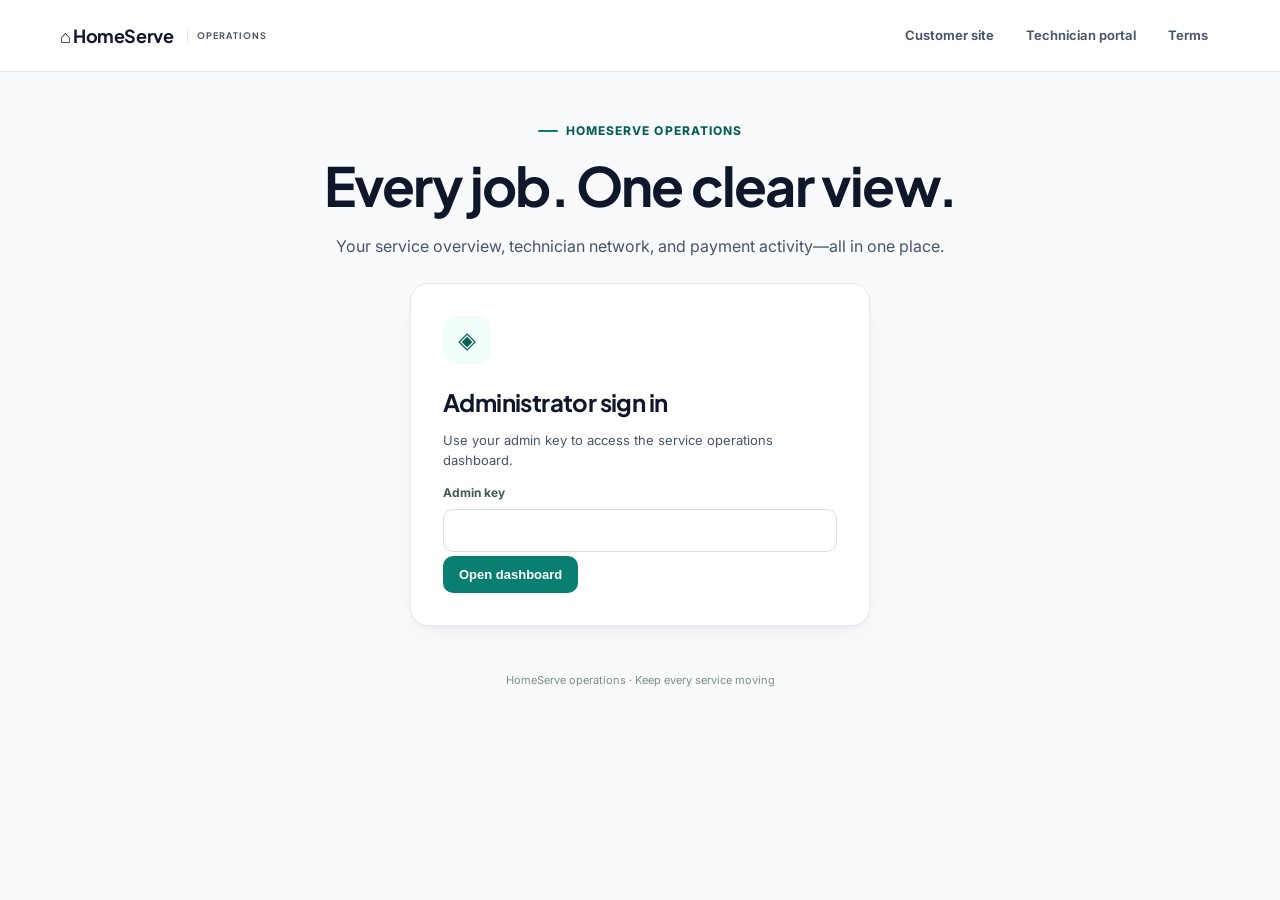
<file: admin.html>
<!doctype html>
<html lang="en">
<head>
<meta charset="utf-8">
<meta name="viewport" content="width=device-width,initial-scale=1">
<link rel="icon" type="image/svg+xml" href="/favicon.svg">
<title>Operations dashboard | HomeServe</title>
<link rel="stylesheet" href="/static/style.css">
</head>
<body>
<header>
  <b>⌂ HomeServe <span class="header-context">OPERATIONS</span></b>
  <span><a href="/">Customer site</a><a href="/tech">Technician portal</a><a href="/terms">Terms</a><a href="#" id="logoutBtn" class="hide" onclick="logout();return false;">Sign out</a></span>
</header>
<main>
  <div id="portalIntro" class="portal-intro"><div class="eyebrow">HomeServe operations</div><h1>Every job. One clear view.</h1><p>Your service overview, technician network, and payment activity—all in one place.</p></div>
  <div id="loginView" class="card login-card">
    <div class="login-mark" aria-hidden="true">◈</div>
    <h2>Administrator sign in</h2>
    <p>Use your admin key to access the service operations dashboard.</p>
    <label for="key">Admin key</label><input id="key" type="password" autocomplete="current-password">
    <button onclick="login()">Open dashboard</button>
    <div id="lmsg" aria-live="polite"></div>
  </div>

  <div id="appView" class="hide">
    <div class="section-heading"><div><div class="eyebrow">Live overview</div><h2>Operations dashboard</h2></div><div><p class="auto-refresh-note">Updates automatically every 15 seconds</p><button class="small alt" type="button" onclick="logout()">Sign out</button></div></div>
    <div class="stats" id="stats"></div>
    <div class="tabs">
      <button id="t_req" class="on" onclick="tab('req')">Requests</button>
      <button id="t_tech" onclick="tab('tech')">Technicians</button>
      <button id="t_catalog" onclick="tab('catalog')">Price catalogue</button>
      <button id="t_pay" onclick="tab('pay')">Payments</button>
      <button id="t_workshop" onclick="tab('workshop')">🏬 Workshops</button>
    </div>
    <div class="card" id="p_req"></div>
    <div class="card hide" id="p_tech"></div>
    <div class="card hide" id="p_catalog"></div>
    <div class="card hide" id="p_pay"></div>
    <div class="card hide" id="p_workshop"></div>
    <dialog id="technicianDialog" class="tech-dialog">
      <form onsubmit="saveTech(event)">
        <div class="section-heading"><div><div class="eyebrow">Technician profile</div><h2>Edit technician</h2></div><button class="alt small" type="button" onclick="closeTechEditor()">Close</button></div>
        <input id="editTechId" type="hidden">
        <div class="row">
          <div><label for="editName">Name</label><input id="editName" required></div>
          <div><label for="editPhone">Phone number</label><input id="editPhone" type="tel" required></div>
        </div>
        <div class="row">
          <div><label for="editCategory">Service</label><select id="editCategory" required></select></div>
          <div><label for="editArea">Area</label><input id="editArea" placeholder="F-10"></div>
        </div>
        <label for="editPin">New PIN <small>(leave blank to keep the current PIN)</small></label><input id="editPin" type="password" autocomplete="new-password" minlength="4" placeholder="At least 4 characters">
        <div id="editTechMsg" aria-live="polite"></div>
        <button id="saveTechBtn" type="submit">Save changes</button>
      </form>
    </dialog>
    <dialog id="catalogDialog" class="tech-dialog">
      <form onsubmit="saveCatalogItem(event)">
        <div class="section-heading"><div><div class="eyebrow">Price catalogue</div><h2>Edit service price</h2></div><button class="alt small" type="button" onclick="closeCatalogEditor()">Close</button></div>
        <input id="editCatalogId" type="hidden">
        <label for="editCatalogName">Service name</label><input id="editCatalogName" required maxlength="100">
        <div class="row">
          <div><label for="editCatalogCategory">Category</label><select id="editCatalogCategory"></select></div>
          <div><label for="editCatalogPrice">Service price (Rs)</label><input id="editCatalogPrice" type="number" min="0" step="0.01" required></div>
        </div>
        <label for="editCatalogVisit">Visit fee (Rs)</label><input id="editCatalogVisit" type="number" min="0" step="0.01" required>
        <label for="editCatalogDescription">What's included</label><textarea id="editCatalogDescription" maxlength="500"></textarea>
        <label class="consent-label"><input id="editCatalogActive" type="checkbox"> Show for customer bookings</label>
        <div id="editCatalogMsg" aria-live="polite"></div>
        <button id="saveCatalogBtn" type="submit">Save price</button>
      </form>
    </dialog>
    <dialog id="adminPhotoDialog" class="photo-dialog"><button class="alt small" type="button" onclick="closeAdminPhoto()">Close</button><img id="adminPhotoPreview" alt="Job photo preview"></dialog>
  </div>
  <footer class="portal-footer">HomeServe operations · Keep every service moving</footer>
</main>
<script src="/static/common.js"></script>
<script>
const $ = id => document.getElementById(id);
let key = sessionStorage.getItem('admin_key');
let data = null;
let refreshTimer = null;
const H = () => ({ 'X-Admin-Key': key });

async function login() {
  key = $('key').value;
  try {
    await api('/api/admin/dashboard', {}, H());
    sessionStorage.setItem('admin_key', key);
    start();
  } catch (e) { flash($('lmsg'), e.message, false); }
}

function logout() {
  sessionStorage.removeItem('admin_key');
  key = null;
  data = null;
  if (refreshTimer) {
    clearInterval(refreshTimer);
    refreshTimer = null;
  }
  $('appView').classList.add('hide');
  $('loginView').classList.remove('hide');
  $('portalIntro').classList.remove('hide');
  $('logoutBtn')?.classList.add('hide');
  $('key').value = '';
  flash($('lmsg'), 'Signed out successfully.', true);
}

function start() {
  $('loginView').classList.add('hide');
  $('portalIntro').classList.add('hide');
  $('appView').classList.remove('hide');
  $('logoutBtn')?.classList.remove('hide');
  load();
  if (refreshTimer) clearInterval(refreshTimer);
  refreshTimer = setInterval(load, 15000);
}

function tab(n) {
  ['req', 'tech', 'catalog', 'pay', 'workshop'].forEach(x => {
    $('p_' + x)?.classList.toggle('hide', x !== n);
    $('t_' + x)?.classList.toggle('on', x === n);
  });
}

async function load() {
  try {
    data = await api('/api/admin/dashboard', {}, H());
    const applications = await api('/api/admin/applications', {}, H());
    data.applications = applications.applications;
    const workshops = await api('/api/admin/workshops', {}, H());
    data.workshops = workshops.workshops;
  } catch (e) {
    logout();
    return;
  }
  const s = data.stats;
  $('stats').innerHTML = [
    ['Open jobs', s.open], ['Unassigned', s.unassigned], ['Awaiting customer', s.awaiting_customer],
    ['Disputed', s.disputed], ['Payouts due', money(s.payout_due)], ['Commission', money(s.commission_earned)],
  ].map(x => `<div class="stat"><b>${x[1]}</b>${x[0]}</div>`).join('');
  renderReq(); renderTech(); renderPay();
  renderCatalog();
  renderWorkshop();
}

function renderReq() {
  const techOpts = data.technicians.filter(t => t.active)
    .map(t => `<option value="${t.id}">${esc(t.name)} (${esc(t.category)}, ${esc(t.area)})</option>`).join('');
  const rows = data.requests.map(r => {
    const open = ['new', 'unassigned', 'assigned', 'accepted'].includes(r.status);
    let a = '';
    if (open) {
      a += `<select id="as${r.id}" class="w-150">${techOpts}</select>
            <button class="small" onclick="assign(${r.id})">Assign</button>
            <button class="small alt" onclick="post('/api/admin/requests/${r.id}/auto')">Auto</button>
            <button class="small red" onclick="resolve(${r.id},'cancel')">Close</button>`;
    }
    if (r.status === 'work_done' || r.status === 'disputed') {
      a += `<button class="small" onclick="resolve(${r.id},'release')">Release payment</button>
            <button class="small red" onclick="resolve(${r.id},'cancel')">Void</button>`;
    }
    const link = location.origin + '/?t=' + r.token;
    a += `<a class="btn" target="_blank" href="${waLink(r.customer_phone,
      'HomeServe request #' + r.id + '. Track it and confirm the work here: ' + link)}">WhatsApp customer</a>`;
    let locationCell = '—';
    if (r.status === 'accepted') {
      if (r.location_latitude !== null && r.location_latitude !== undefined) {
        const lat = Number(r.location_latitude);
        const lon = Number(r.location_longitude);
        const mapUrl = `https://www.openstreetmap.org/?mlat=${lat}&mlon=${lon}#map=16/${lat}/${lon}`;
        locationCell = `<a target="_blank" rel="noopener noreferrer" href="${mapUrl}">View live map</a><br><small>Updated ${esc(new Date(r.location_updated_at).toLocaleTimeString())}</small>`;
      } else {
        locationCell = '<small>Waiting for technician to share</small>';
      }
    }
    let arrivalCell = '—';
    if (r.arrival_checked_in_at) {
      const lat = Number(r.arrival_latitude);
      const lon = Number(r.arrival_longitude);
      const checkinUrl = `https://www.openstreetmap.org/?mlat=${lat}&mlon=${lon}#map=17/${lat}/${lon}`;
      arrivalCell = `<a target="_blank" rel="noopener noreferrer" href="${checkinUrl}">View check-in</a><br>
        <small>${esc(r.arrival_checked_in_at.replace('T', ' '))}<br>GPS accuracy ~${Math.round(r.arrival_accuracy)} m</small>`;
    }
    const photos = (r.photos || []).map(photo => `<button class="small alt" onclick="showAdminPhoto(${photo.id})">${photo.phase === 'before' ? 'Before' : 'After'} photo</button>`).join(' ');
    return `<tr><td>#${r.id}<br><small>${esc(r.created_at.replace('T', ' '))}</small></td>
      <td>${esc(r.customer_name)}<br>${esc(r.customer_phone)}<br><small>${esc(r.area)} · ${esc(r.address)}</small></td>
      <td><b>${esc(r.category)}</b> ${r.urgency !== 'normal' ? badge(r.urgency) : ''}<br><small>${esc(r.ai_summary)}</small></td>
      <td>${badge(r.status)}<br>${r.amount ? money(r.amount) : ''}</td>
      <td>${esc(r.tech_name || '—')}</td><td>${arrivalCell}</td><td>${locationCell}</td><td>${photos || '—'}</td><td>${a}</td></tr>`;
  }).join('');
  $('p_req').innerHTML = `<h2>Requests</h2><p><small>Fresh map locations are available only during accepted jobs and expire after two minutes without an update. Arrival check-in is a separate, one-time device GPS record.</small></p><table><tr><th>ID</th><th>Customer</th><th>Service</th><th>Status</th><th>Technician</th><th>Arrival check-in</th><th>Live location</th><th>Job photos</th><th>Actions</th></tr>${rows}</table>`;
}

function renderTech() {
  const cats = ['Electric Work', 'Plumbing', 'Air Conditioning', 'Solar Solutions', 'Home Cleaning', 'Pest Control',
    'Washing Machine', 'Fridge Repair', 'Geyser Repair', 'Carpentry', 'Painting', 'Locksmith', 'CCTV Installation',
    'Water Filter / RO', 'Welding Work', 'Labour', 'Other'];
  const rows = data.technicians.map(t => `<tr class="${t.active ? '' : 'tech-archived'}"><td><b>${esc(t.name)}</b>${t.active ? '' : `<br>${badge('archived')}`}</td><td>${esc(t.phone)}</td><td>${esc(t.category)}</td>
    <td>${esc(t.area)}</td><td>${t.available && t.active ? 'Available' : 'Unavailable'}</td><td>⭐ ${t.rating} (${t.jobs_done} jobs)</td>
    <td>${money(t.wallet)}</td>
    <td><button class="small alt" onclick="editTech(${t.id})">Edit</button>
    <button class="small ${t.active ? 'red' : ''}" onclick="toggleTech(${t.id},${t.active})">${t.active ? 'Remove' : 'Restore'}</button></td></tr>`).join('');
  const applicationRows = (data.applications || []).map(application => {
    const docs = application.documents.map(doc => `<button class="small alt" onclick="downloadApplicationDocument(${application.id},${doc.id})">${esc(doc.document_type.replaceAll('_',' '))}</button>`).join(' ');
    const reviewActions = application.status === 'pending'
      ? `<button class="small" onclick="reviewApplication(${application.id},'approve')">Approve</button><button class="small red" onclick="reviewApplication(${application.id},'reject')">Reject</button>`
      : '';
    return `<tr><td><b>${esc(application.name)}</b><br><small>${esc(application.phone)}</small><br>${badge(application.status)}<br><small>${esc(application.created_at)}</small></td><td>${esc(application.category)}<br>${esc(application.area)}</td><td>${esc(application.experience || 'No experience notes supplied')}</td><td>${docs || 'No documents'}</td><td>${esc(application.review_note || '—')}</td><td>${reviewActions}</td></tr>`;
  }).join('');
  $('p_tech').innerHTML = `<div class="section-heading"><div><div class="eyebrow">Provider quality</div><h2>Technician applications</h2></div><p>Review documents privately and verify out-of-band before approving.</p></div>
    <div class="table-scroll"><table><tr><th>Applicant</th><th>Service</th><th>Experience</th><th>Private documents</th><th>Review note</th><th>Decision</th></tr>${applicationRows || '<tr><td colspan="6">No technician applications yet.</td></tr>'}</table></div>
    <div class="section-heading"><div><div class="eyebrow">Team management</div><h2>Technicians</h2></div><p>Removed technicians are archived; job and payment history is preserved.</p></div>
    <table><tr><th>Name</th><th>Phone</th><th>Service</th><th>Area</th><th>Availability</th><th>Rating</th><th>Wallet</th><th>Actions</th></tr>${rows}</table>
    <div class="add-tech-panel"><h3>Add a technician</h3><p>Create a technician account. They can sign in with their phone number and PIN.</p>
    <div class="row"><div><label for="n_name">Name</label><input id="n_name" autocomplete="name"></div><div><label for="n_phone">Phone</label><input id="n_phone" type="tel" autocomplete="tel"></div></div>
    <div class="row"><div><label for="n_cat">Service</label><select id="n_cat">${cats.map(c => `<option>${esc(c)}</option>`).join('')}</select></div>
    <div><label for="n_area">Area</label><input id="n_area" placeholder="F-10"></div></div>
    <label for="n_pin">Initial PIN</label><input id="n_pin" type="password" autocomplete="new-password" minlength="4" placeholder="At least 4 characters">
    <button onclick="addTech()">Add technician</button><div id="tmsg" aria-live="polite"></div></div>`;
  $('editCategory').innerHTML = cats.map(c => `<option>${esc(c)}</option>`).join('');
  $('editCatalogCategory').innerHTML = cats.map(c => `<option>${esc(c)}</option>`).join('');
}

function renderCatalog() {
  const rows = (data.catalog || []).map(item => `<tr><td><b>${esc(item.service_name)}</b><br><small>${esc(item.description)}</small></td>
    <td>${esc(item.category)}</td><td>${money(item.price)}</td><td>${money(item.visit_fee)}</td><td>${item.active ? badge('active') : badge('inactive')}</td>
    <td><button class="small alt" onclick="editCatalog(${item.id})">Edit</button></td></tr>`).join('');
  $('p_catalog').innerHTML = `<div class="section-heading"><div><div class="eyebrow">Transparent pricing</div><h2>Price catalogue</h2></div><p>Only active services are shown to customers. Estimates are stored with each booking.</p></div>
    <div class="table-scroll"><table><tr><th>Service</th><th>Category</th><th>Price</th><th>Visit fee</th><th>Status</th><th>Actions</th></tr>${rows || '<tr><td colspan="6">No services listed. Add your launch prices below.</td></tr>'}</table></div>
    <div class="add-tech-panel"><h3>Add a fixed-price service</h3><div class="row">
      <div><label for="newCatalogName">Service name</label><input id="newCatalogName" maxlength="100" placeholder="AC service"></div>
      <div><label for="newCatalogCategory">Category</label><select id="newCatalogCategory">${['Electric Work','Plumbing','Air Conditioning','Solar Solutions','Home Cleaning','Pest Control','Washing Machine','Fridge Repair','Geyser Repair','Carpentry','Painting','Locksmith','CCTV Installation','Water Filter / RO','Welding Work','Labour','Other'].map(c => `<option>${esc(c)}</option>`).join('')}</select></div>
    </div><div class="row">
      <div><label for="newCatalogPrice">Service price (Rs)</label><input id="newCatalogPrice" type="number" min="0" step="0.01" required></div>
      <div><label for="newCatalogVisit">Visit fee (Rs)</label><input id="newCatalogVisit" type="number" min="0" step="0.01" value="0" required></div>
    </div><label for="newCatalogDescription">What's included</label><textarea id="newCatalogDescription" maxlength="500" placeholder="Describe what this fixed price includes."></textarea>
    <button onclick="addCatalogItem()">Add to customer catalogue</button><div id="catalogMsg" aria-live="polite"></div></div>`;
}

async function downloadApplicationDocument(applicationId, documentId) {
  try {
    const response = await fetch(`/api/admin/applications/${applicationId}/documents/${documentId}`, { headers: H() });
    if (!response.ok) {
      const error = await response.json().catch(() => ({}));
      throw new Error(error.detail || 'Could not download the document');
    }
    const url = URL.createObjectURL(await response.blob());
    const link = document.createElement('a');
    link.href = url;
    const disposition = response.headers.get('Content-Disposition') || '';
    const filename = disposition.match(/filename="([^"]+)"/i)?.[1];
    link.download = filename || `application-${applicationId}-document-${documentId}`;
    link.click();
    setTimeout(() => URL.revokeObjectURL(url), 1000);
  } catch (error) { alert(error.message); }
}

async function reviewApplication(id, action) {
  let review_note = '';
  if (action === 'approve' && !confirm('Approve only after you have verified the applicant and documents. Continue?')) return;
  if (action === 'reject') {
    review_note = prompt('Enter the reason for rejecting this application:');
    if (!review_note || !review_note.trim()) return;
  }
  try {
    await api(`/api/admin/applications/${id}/review`, {
      method: 'POST', body: { action, review_note },
    }, H());
    await load();
  } catch (error) { alert(error.message); }
}

function renderWorkshop() {
  const list = (data && data.workshops) || [];
  const rows = list.map(w => {
    const actions = w.status === 'pending'
      ? `<button class="small" onclick="reviewWorkshop(${w.id},'approve')">Approve</button> <button class="small red" onclick="reviewWorkshop(${w.id},'reject')">Reject</button>`
      : (w.status === 'approved' ? `<button class="small red" onclick="reviewWorkshop(${w.id},'reject')">Revoke</button>` : `<button class="small" onclick="reviewWorkshop(${w.id},'approve')">Re-Approve</button>`);

    const photos = [];
    if (w.shop_front_photo) {
      photos.push(`<button class="small alt" onclick="viewWorkshopPhoto(${w.id},'front')">Signboard</button>`);
    }
    if (w.workshop_photo) {
      photos.push(`<button class="small alt" onclick="viewWorkshopPhoto(${w.id},'interior')">Interior</button>`);
    }

    return `<tr>
      <td>
        <b>${esc(w.workshop_name)}</b><br>
        ${badge(w.status)}<br>
        <small>Applied: ${esc(w.created_at.replace('T', ' '))}</small>
      </td>
      <td>
        <b>${esc(w.owner_name)}</b><br>
        📞 <a href="tel:${esc(w.phone)}">${esc(w.phone)}</a><br>
        ${w.whatsapp ? `💬 <a href="https://wa.me/92${esc(w.whatsapp.replace(/^0/,''))}" target="_blank">WhatsApp</a>` : ''}
        ${w.cnic ? `<br><small>CNIC: ${esc(w.cnic)}</small>` : ''}
      </td>
      <td>
        <b>${esc(w.category)}</b><br>
        <small>📍 ${esc(w.area)} · ${esc(w.address)}</small>
      </td>
      <td>
        <b>${w.technicians_count} Techs</b><br>
        ⭐ ${Number(w.rating).toFixed(1)} (${w.jobs_done} jobs)
      </td>
      <td>
        <small>${esc(w.equipment_summary || 'Standard workshop tools')}</small>
        ${w.services_offered ? `<br><small style="color:#556b63">"${esc(w.services_offered)}"</small>` : ''}
      </td>
      <td>${photos.join(' ') || '—'}</td>
      <td>${esc(w.review_note || '—')}</td>
      <td>${actions}</td>
    </tr>`;
  }).join('');

  $('p_workshop').innerHTML = `
    <div class="section-heading">
      <div>
        <div class="eyebrow">Service Center Fleet</div>
        <h2>Registered Workshops &amp; Contractor Squads</h2>
      </div>
      <div>
        <a class="btn small" href="/workshop" target="_blank">Open Registration Portal ↗</a>
      </div>
    </div>
    <div class="table-scroll">
      <table>
        <tr>
          <th>Workshop</th>
          <th>Owner / Contact</th>
          <th>Trade &amp; Location</th>
          <th>Fleet &amp; Rating</th>
          <th>Equipment &amp; Services</th>
          <th>Facility Photos</th>
          <th>Admin Note</th>
          <th>Actions</th>
        </tr>
        ${rows || '<tr><td colspan="8">No workshops registered yet.</td></tr>'}
      </table>
    </div>`;
}

async function reviewWorkshop(id, action) {
  let review_note = '';
  if (action === 'approve' && !confirm('Approve this workshop partner? They will be listed in verified partner network.')) return;
  if (action === 'reject') {
    review_note = prompt('Enter the reason for rejecting or revoking this workshop:');
    if (!review_note || !review_note.trim()) return;
  }
  try {
    await api(`/api/admin/workshops/${id}/review`, {
      method: 'POST', body: { action, review_note },
    }, H());
    await load();
  } catch (error) { alert(error.message); }
}

async function viewWorkshopPhoto(wid, type) {
  try {
    const res = await fetch(`/api/admin/workshops/${wid}/photos/${type}`, { headers: H() });
    if (!res.ok) throw new Error('Could not load workshop photo');
    $('adminPhotoPreview').src = URL.createObjectURL(await res.blob());
    $('adminPhotoDialog').showModal();
  } catch (e) { alert(e.message); }
}

async function addCatalogItem() {
  try {
    await api('/api/admin/catalog', {
      method: 'POST',
      body: {
        service_name: $('newCatalogName').value,
        category: $('newCatalogCategory').value,
        price: Number($('newCatalogPrice').value),
        visit_fee: Number($('newCatalogVisit').value),
        description: $('newCatalogDescription').value,
        active: true,
      },
    }, H());
    flash($('catalogMsg'), 'Fixed-price service added.', true);
    await load();
  } catch (error) { flash($('catalogMsg'), error.message, false); }
}

function editCatalog(id) {
  const item = data.catalog.find(entry => entry.id === id);
  if (!item) return;
  $('editCatalogId').value = item.id;
  $('editCatalogName').value = item.service_name;
  $('editCatalogCategory').value = item.category;
  $('editCatalogPrice').value = item.price;
  $('editCatalogVisit').value = item.visit_fee;
  $('editCatalogDescription').value = item.description;
  $('editCatalogActive').checked = Boolean(item.active);
  $('editCatalogMsg').innerHTML = '';
  $('catalogDialog').showModal();
}

function closeCatalogEditor() { $('catalogDialog').close(); }

async function saveCatalogItem(event) {
  event.preventDefault();
  const button = $('saveCatalogBtn');
  button.disabled = true;
  try {
    await api(`/api/admin/catalog/${$('editCatalogId').value}`, {
      method: 'PUT',
      body: {
        service_name: $('editCatalogName').value,
        category: $('editCatalogCategory').value,
        price: Number($('editCatalogPrice').value),
        visit_fee: Number($('editCatalogVisit').value),
        description: $('editCatalogDescription').value,
        active: $('editCatalogActive').checked,
      },
    }, H());
    closeCatalogEditor();
    await load();
  } catch (error) {
    flash($('editCatalogMsg'), error.message, false);
  } finally {
    button.disabled = false;
  }
}

async function showAdminPhoto(photoId) {
  try {
    const response = await fetch(`/api/admin/job-photos/${photoId}`, { headers: H() });
    if (!response.ok) throw new Error('Could not load this job photo');
    $('adminPhotoPreview').src = URL.createObjectURL(await response.blob());
    $('adminPhotoDialog').showModal();
  } catch (error) { alert(error.message); }
}

function closeAdminPhoto() {
  URL.revokeObjectURL($('adminPhotoPreview').src);
  $('adminPhotoPreview').removeAttribute('src');
  $('adminPhotoDialog').close();
}

function renderPay() {
  const totalGross = data.payments.reduce((s, p) => s + (p.amount || 0), 0);
  const totalCommission = data.payments.reduce((s, p) => s + (p.commission || 0), 0);
  const totalPayout = data.payments.reduce((s, p) => s + (p.payout || 0), 0);

  const rows = data.payments.map(p => `<tr>
    <td><b>#${p.request_id}</b></td>
    <td><b>${esc(p.tech_name)}</b><br><small>${esc(p.tech_phone)}</small></td>
    <td>${money(p.amount)}</td>
    <td><span style="color:#10b981;font-weight:700">+${money(p.commission)} (10%)</span></td>
    <td><b style="color:#2563eb">${money(p.payout)} (90%)</b></td>
    <td>
      <div style="font-size:11px;background:#f8fafc;padding:4px 8px;border-radius:6px;border:1px solid #e2e8f0;line-height:1.4">
        <b>${esc((p.tech_payout_method || 'EasyPaisa').toUpperCase())}:</b> ${esc(p.tech_payout_account || p.tech_phone)}<br>
        <span style="color:#64748b">${esc(p.tech_payout_title || p.tech_name)}</span>
      </div>
    </td>
    <td>${badge(p.status)}</td>
    <td>${p.collected ? '<span style="color:#10b981;font-weight:600">✅ In Owner Account</span>' : '<span style="color:#eab308;font-weight:600">⏳ Pending</span>'}</td>
    <td>
      ${!p.collected && p.status !== 'void' ? `<button class="small" onclick="post('/api/admin/payments/${p.id}/collected')">Mark Collected</button>` : ''}
      ${p.status === 'released' ? `<button class="small" style="background:#10b981;color:#fff" onclick="payout(${p.id}, '${esc(p.tech_name)}', ${p.payout}, '${esc(p.tech_payout_method || 'EasyPaisa')}', '${esc(p.tech_payout_account || p.tech_phone)}')">💸 Disburse 90%</button>` : ''}
      ${p.reference ? `<br><small style="color:#64748b">Ref: ${esc(p.reference)}</small>` : ''}
    </td>
  </tr>`).join('');

  $('p_pay').innerHTML = `<h2>Automated Payments &amp; 10% Commission Ledger</h2>
    <div class="stats" style="margin-bottom:18px">
      <div class="stat"><span class="num">${money(totalGross)}</span><span class="label">Total Job Billing (100%)</span></div>
      <div class="stat"><span class="num" style="color:#10b981">${money(totalCommission)}</span><span class="label">Owner 10% Auto-Deduction (Your Net Profit)</span></div>
      <div class="stat"><span class="num" style="color:#2563eb">${money(totalPayout)}</span><span class="label">Technicians 90% Share (Take-Home)</span></div>
    </div>
    <p><small><b>Automated Split Rule:</b> 10% platform commission is automatically retained and deposited into the Owner Central Account (0339 4021643). The remaining 90% is allocated for technician payout disbursement via Raast / EasyPaisa / Bank.</small></p>
    <table><tr><th>Job</th><th>Technician</th><th>Gross Bill</th><th>Owner 10%</th><th>Tech 90%</th><th>Tech Payout Account</th><th>Status</th><th>Owner Deposit</th><th>Action</th></tr>${rows}</table>`;
}

async function post(path, body) {
  try { await api(path, { method: 'POST', body }, H()); load(); } catch (e) { alert(e.message); }
}
function assign(id) { post(`/api/admin/requests/${id}/assign`, { technician_id: parseInt($('as' + id).value) }); }
function resolve(id, action) {
  if (confirm(action === 'release' ? 'Release payment to technician?' : 'Close/void this request?'))
    post(`/api/admin/requests/${id}/resolve`, { action });
}
function payout(id, techName, amount, method, account) {
  const reference = prompt(`Disburse Rs ${amount} (90% share) to ${techName || 'technician'} via ${method || 'EasyPaisa'} (${account || ''}):\nEnter Transaction ID / Bank Transfer Reference:`);
  if (reference !== null && reference.trim()) {
    post(`/api/admin/payments/${id}/payout`, { reference: reference.trim() });
  }
}
async function addTech() {
  try {
    await api('/api/admin/technicians', {
      method: 'POST',
      body: { name: $('n_name').value, phone: $('n_phone').value, category: $('n_cat').value, area: $('n_area').value, pin: $('n_pin').value },
    }, H());
    $('n_name').value = '';
    $('n_phone').value = '';
    $('n_area').value = '';
    $('n_pin').value = '';
    flash($('tmsg'), 'Technician added.', true);
    await load();
  } catch (e) { flash($('tmsg'), e.message, false); }
}

function editTech(id) {
  const tech = data.technicians.find(t => t.id === id);
  if (!tech) return;
  $('editTechId').value = tech.id;
  $('editName').value = tech.name;
  $('editPhone').value = tech.phone;
  $('editCategory').value = tech.category;
  $('editArea').value = tech.area || '';
  $('editPin').value = '';
  $('editTechMsg').innerHTML = '';
  $('technicianDialog').showModal();
}

function closeTechEditor() { $('technicianDialog').close(); }

async function saveTech(event) {
  event.preventDefault();
  const id = $('editTechId').value;
  const button = $('saveTechBtn');
  button.disabled = true;
  try {
    await api(`/api/admin/technicians/${id}`, {
      method: 'PUT',
      body: {
        name: $('editName').value,
        phone: $('editPhone').value,
        category: $('editCategory').value,
        area: $('editArea').value,
        pin: $('editPin').value || null,
      },
    }, H());
    closeTechEditor();
    await load();
  } catch (e) {
    flash($('editTechMsg'), e.message, false);
  } finally {
    button.disabled = false;
  }
}

function toggleTech(id, active) {
  const message = active
    ? 'Remove this technician from active work? Their account will be disabled, but past jobs and payment history will be kept.'
    : 'Restore this technician account?';
  if (confirm(message)) post(`/api/admin/technicians/${id}/toggle`);
}

if (key) start();
</script>
</body>
</html>
</file>
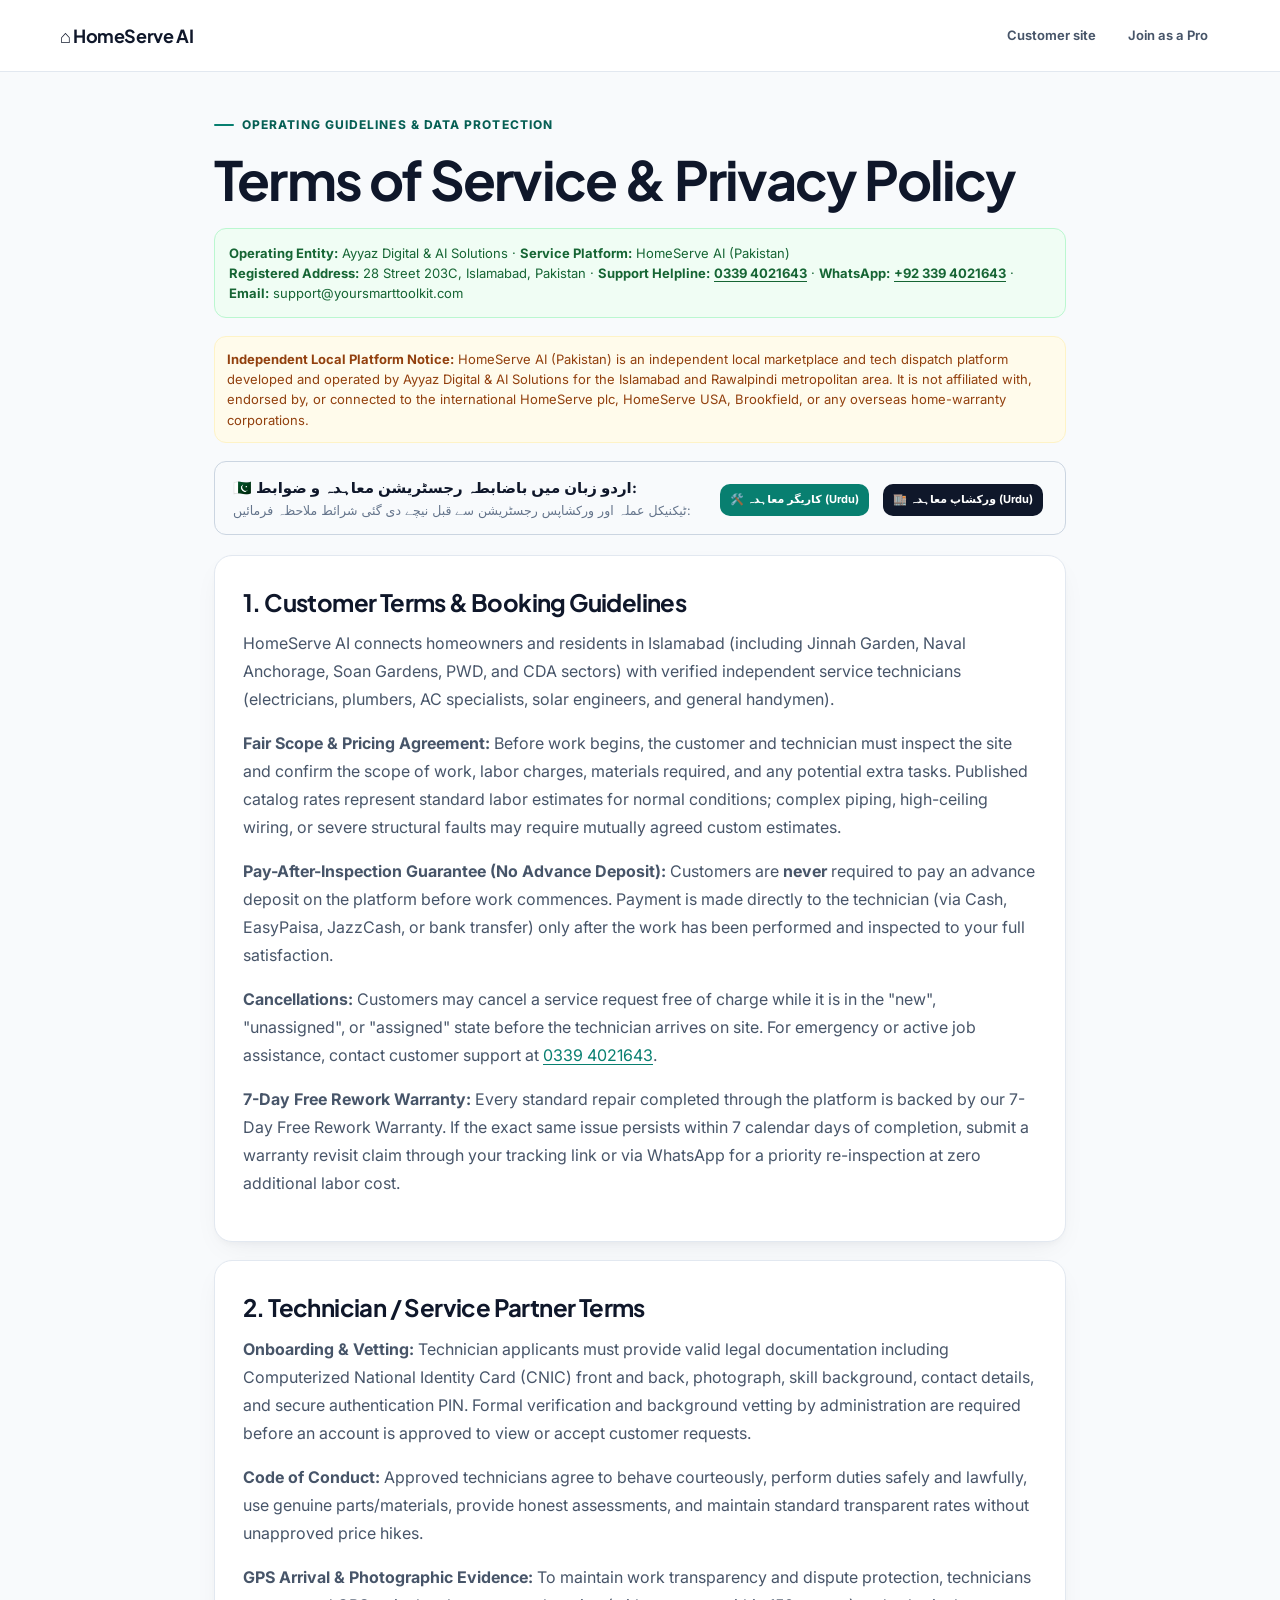
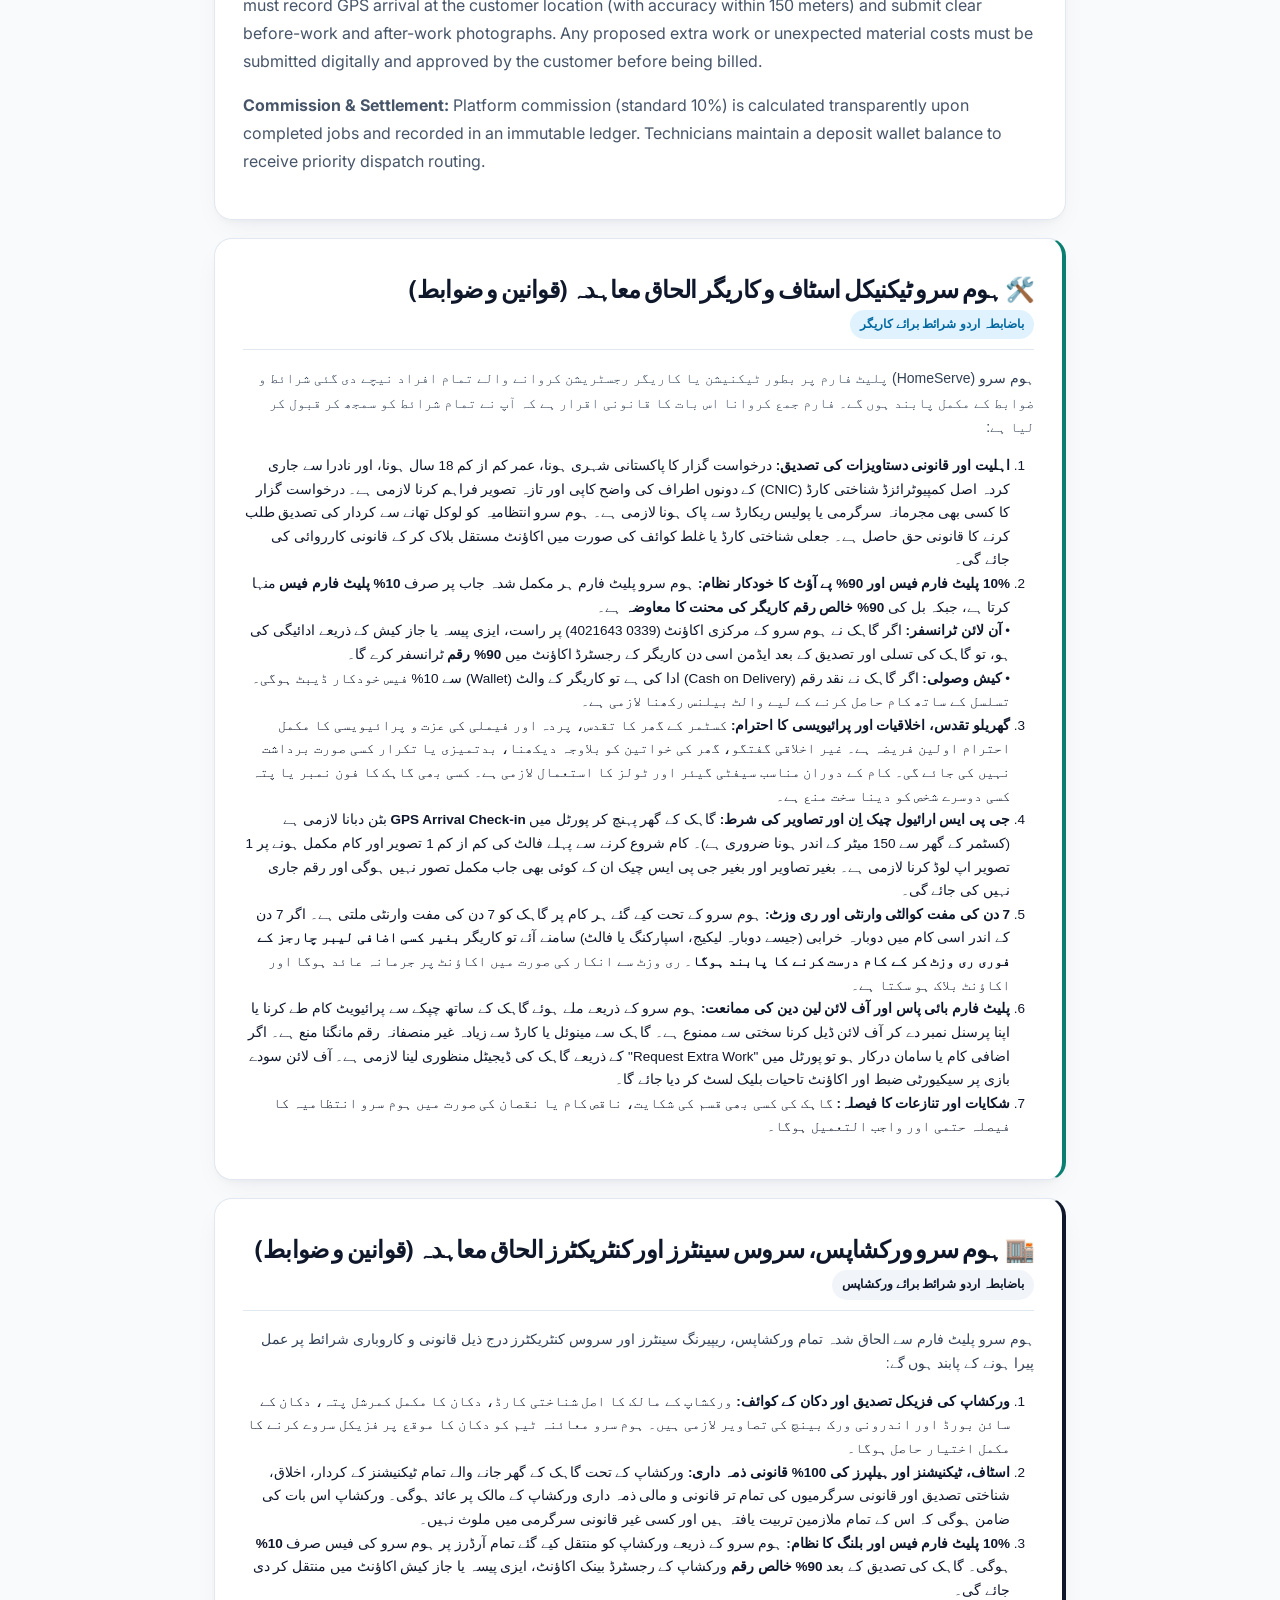
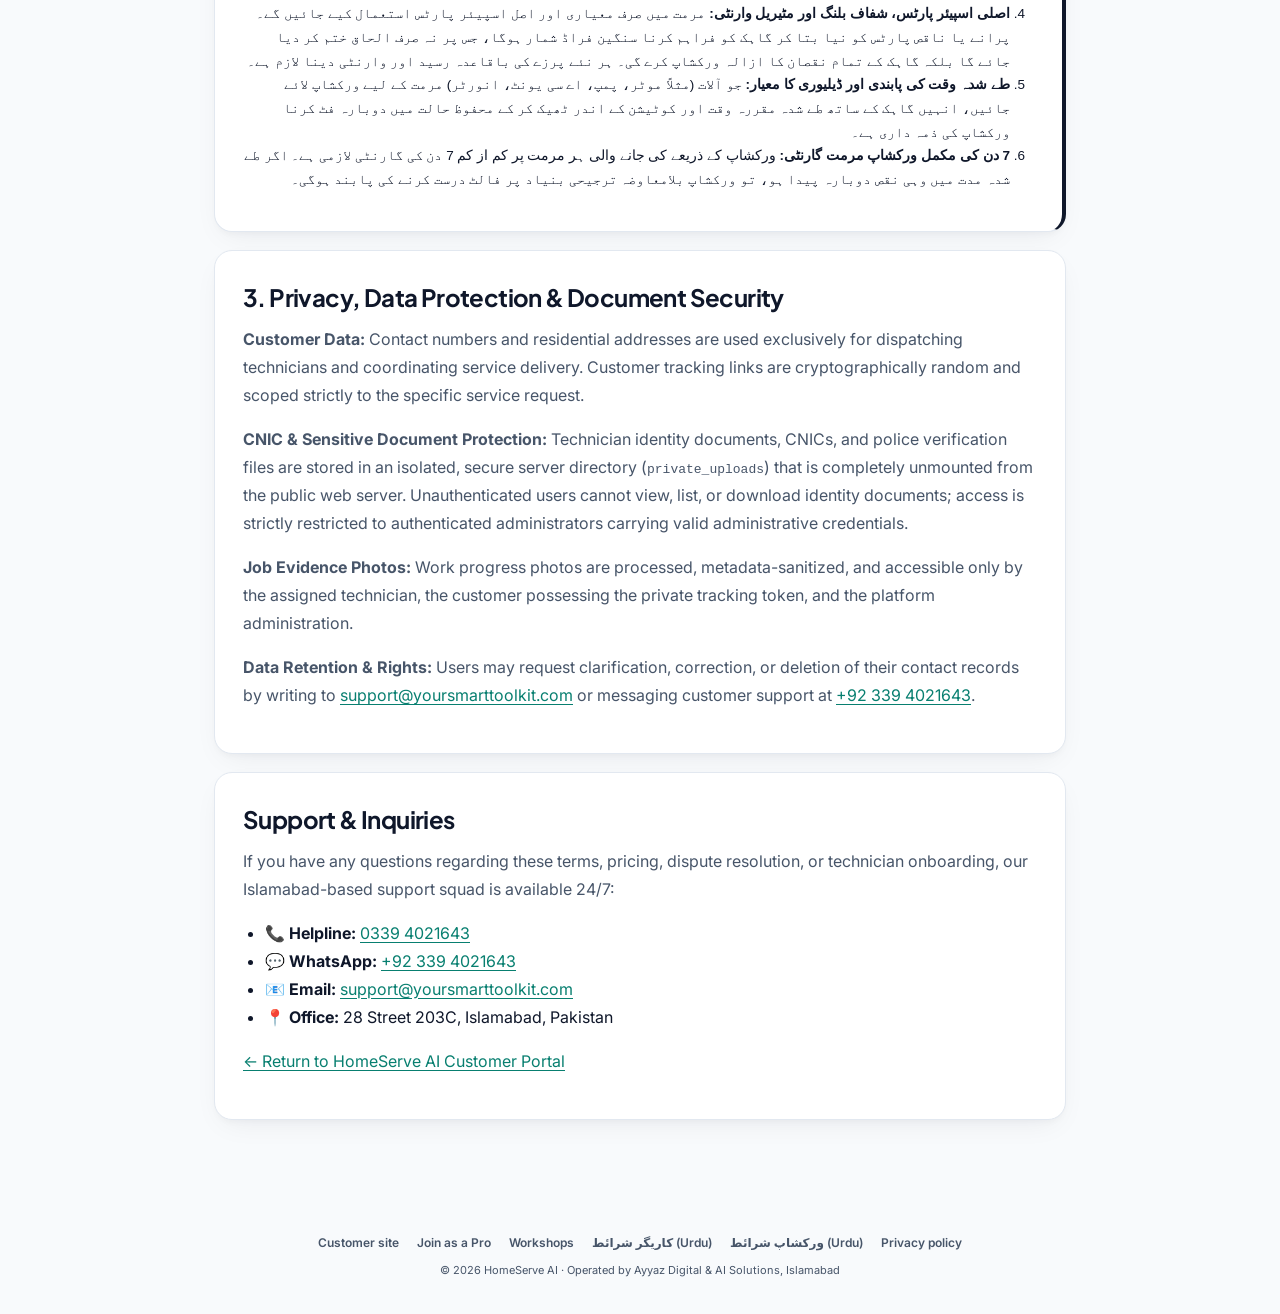
<file: terms.html>
<!doctype html>
<html lang="en">
<head>
<meta charset="utf-8">
<meta name="viewport" content="width=device-width,initial-scale=1">
<link rel="icon" type="image/svg+xml" href="/favicon.svg">
<title>Terms of Service &amp; Privacy Notice | HomeServe AI</title>
<link rel="stylesheet" href="/static/style.css">
</head>
<body>
<header>
  <b>⌂ HomeServe AI</b>
  <span>
    <a href="/">Customer site</a>
    <a href="/tech">Join as a Pro</a>
    <a href="/admin" id="adminNavLink" class="hide">Operations dashboard</a>
  </span>
</header>
<main class="terms-main">
  <div class="eyebrow">Operating Guidelines &amp; Data Protection</div>
  <h1>Terms of Service &amp; Privacy Policy</h1>
  
  <div class="msg" style="background:#f0fdf4;border:1px solid #bbf7d0;color:#166534;padding:14px;border-radius:12px;margin-bottom:18px">
    <b>Operating Entity:</b> Ayyaz Digital &amp; AI Solutions · <b>Service Platform:</b> HomeServe AI (Pakistan)<br>
    <b>Registered Address:</b> 28 Street 203C, Islamabad, Pakistan · <b>Support Helpline:</b> <a href="tel:+923394021643" style="color:#166534;font-weight:700">0339 4021643</a> · <b>WhatsApp:</b> <a href="https://wa.me/923394021643" style="color:#166534;font-weight:700" target="_blank" rel="noopener">+92 339 4021643</a> · <b>Email:</b> support@yoursmarttoolkit.com
  </div>

  <div class="msg" style="background:#fffbeb;border:1px solid #fef3c7;color:#92400e;padding:12px;border-radius:12px;margin-bottom:18px;font-size:13px">
    <b>Independent Local Platform Notice:</b> HomeServe AI (Pakistan) is an independent local marketplace and tech dispatch platform developed and operated by Ayyaz Digital &amp; AI Solutions for the Islamabad and Rawalpindi metropolitan area. It is not affiliated with, endorsed by, or connected to the international HomeServe plc, HomeServe USA, Brookfield, or any overseas home-warranty corporations.
  </div>

  <div class="msg" style="background:#f8fafc;border:1.5px solid #cbd5e1;padding:14px 18px;border-radius:12px;margin-bottom:20px;display:flex;justify-content:space-between;align-items:center;flex-wrap:wrap;gap:12px">
    <div>
      <b style="color:#0f172a;font-size:15px">🇵🇰 اردو زبان میں باضابطہ رجسٹریشن معاہدہ و ضوابط:</b>
      <p style="margin:2px 0 0;font-size:12.5px;color:#64748b">ٹیکنیکل عملہ اور ورکشاپس رجسٹریشن سے قبل نیچے دی گئی شرائط ملاحظہ فرمائیں:</p>
    </div>
    <div style="display:flex;gap:10px;flex-wrap:wrap">
      <a href="#technician-ur" class="btn small" style="background:var(--brand);color:#fff">🛠️ کاریگر معاہدہ (Urdu)</a>
      <a href="#workshop-ur" class="btn small" style="background:#0f172a;color:#fff">🏬 ورکشاپ معاہدہ (Urdu)</a>
    </div>
  </div>

  <section id="customer" class="card">
    <h2>1. Customer Terms &amp; Booking Guidelines</h2>
    <p>HomeServe AI connects homeowners and residents in Islamabad (including Jinnah Garden, Naval Anchorage, Soan Gardens, PWD, and CDA sectors) with verified independent service technicians (electricians, plumbers, AC specialists, solar engineers, and general handymen).</p>
    <p><b>Fair Scope &amp; Pricing Agreement:</b> Before work begins, the customer and technician must inspect the site and confirm the scope of work, labor charges, materials required, and any potential extra tasks. Published catalog rates represent standard labor estimates for normal conditions; complex piping, high-ceiling wiring, or severe structural faults may require mutually agreed custom estimates.</p>
    <p><b>Pay-After-Inspection Guarantee (No Advance Deposit):</b> Customers are <b>never</b> required to pay an advance deposit on the platform before work commences. Payment is made directly to the technician (via Cash, EasyPaisa, JazzCash, or bank transfer) only after the work has been performed and inspected to your full satisfaction.</p>
    <p><b>Cancellations:</b> Customers may cancel a service request free of charge while it is in the "new", "unassigned", or "assigned" state before the technician arrives on site. For emergency or active job assistance, contact customer support at <a href="tel:+923394021643">0339 4021643</a>.</p>
    <p><b>7-Day Free Rework Warranty:</b> Every standard repair completed through the platform is backed by our 7-Day Free Rework Warranty. If the exact same issue persists within 7 calendar days of completion, submit a warranty revisit claim through your tracking link or via WhatsApp for a priority re-inspection at zero additional labor cost.</p>
  </section>

  <section id="technician" class="card">
    <h2>2. Technician / Service Partner Terms</h2>
    <p><b>Onboarding &amp; Vetting:</b> Technician applicants must provide valid legal documentation including Computerized National Identity Card (CNIC) front and back, photograph, skill background, contact details, and secure authentication PIN. Formal verification and background vetting by administration are required before an account is approved to view or accept customer requests.</p>
    <p><b>Code of Conduct:</b> Approved technicians agree to behave courteously, perform duties safely and lawfully, use genuine parts/materials, provide honest assessments, and maintain standard transparent rates without unapproved price hikes.</p>
    <p><b>GPS Arrival &amp; Photographic Evidence:</b> To maintain work transparency and dispute protection, technicians must record GPS arrival at the customer location (with accuracy within 150 meters) and submit clear before-work and after-work photographs. Any proposed extra work or unexpected material costs must be submitted digitally and approved by the customer before being billed.</p>
    <p><b>Commission &amp; Settlement:</b> Platform commission (standard 10%) is calculated transparently upon completed jobs and recorded in an immutable ledger. Technicians maintain a deposit wallet balance to receive priority dispatch routing.</p>
  </section>

  <!-- Urdu Terms Section: Technical Staff & Technicians -->
  <section id="technician-ur" class="card" dir="rtl" style="text-align:right;font-family:'Segoe UI',Tahoma,Arial,sans-serif;line-height:1.8;border-right:4px solid var(--brand)">
    <div style="display:flex;justify-content:space-between;align-items:center;flex-wrap:wrap;border-bottom:1px solid #e2e8f0;padding-bottom:10px;margin-bottom:16px">
      <h2 style="margin:0;color:#0f172a">🛠️ ہوم سرو ٹیکنیکل اسٹاف و کاریگر الحاق معاہدہ (قوانین و ضوابط)</h2>
      <span style="font-size:12px;background:#e0f2fe;color:#0369a1;padding:4px 10px;border-radius:999px;font-weight:700">باضابطہ اردو شرائط برائے کاریگر</span>
    </div>

    <p style="font-size:14px;color:#334155">
      ہوم سرو (HomeServe) پلیٹ فارم پر بطور ٹیکنیشن یا کاریگر رجسٹریشن کروانے والے تمام افراد نیچے دی گئی شرائط و ضوابط کے مکمل پابند ہوں گے۔ فارم جمع کروانا اس بات کا قانونی اقرار ہے کہ آپ نے تمام شرائط کو سمجھ کر قبول کر لیا ہے:
    </p>

    <ol style="padding-right:24px;margin:12px 0;font-size:13.5px">
      <li>
        <b>اہلیت اور قانونی دستاویزات کی تصدیق:</b>
        درخواست گزار کا پاکستانی شہری ہونا، عمر کم از کم 18 سال ہونا، اور نادرا سے جاری کردہ اصل کمپیوٹرائزڈ شناختی کارڈ (CNIC) کے دونوں اطراف کی واضح کاپی اور تازہ تصویر فراہم کرنا لازمی ہے۔ درخواست گزار کا کسی بھی مجرمانہ سرگرمی یا پولیس ریکارڈ سے پاک ہونا لازمی ہے۔ ہوم سرو انتظامیہ کو لوکل تھانے سے کردار کی تصدیق طلب کرنے کا قانونی حق حاصل ہے۔ جعلی شناختی کارڈ یا غلط کوائف کی صورت میں اکاؤنٹ مستقل بلاک کر کے قانونی کارروائی کی جائے گی۔
      </li>
      <li>
        <b>10% پلیٹ فارم فیس اور 90% پے آؤٹ کا خودکار نظام:</b>
        ہوم سرو پلیٹ فارم ہر مکمل شدہ جاب پر صرف <b>10% پلیٹ فارم فیس</b> منہا کرتا ہے، جبکہ بل کی <b>90% خالص رقم کاریگر کی محنت کا معاوضہ</b> ہے۔
        <br>• <b>آن لائن ٹرانسفر:</b> اگر گاہک نے ہوم سرو کے مرکزی اکاؤنٹ (0339 4021643) پر راست، ایزی پیسہ یا جاز کیش کے ذریعے ادائیگی کی ہو، تو گاہک کی تسلی اور تصدیق کے بعد ایڈمن اسی دن کاریگر کے رجسٹرڈ اکاؤنٹ میں <b>90% رقم</b> ٹرانسفر کرے گا۔
        <br>• <b>کیش وصولی:</b> اگر گاہک نے نقد رقم (Cash on Delivery) ادا کی ہے تو کاریگر کے والٹ (Wallet) سے 10% فیس خودکار ڈیبٹ ہوگی۔ تسلسل کے ساتھ کام حاصل کرنے کے لیے والٹ بیلنس رکھنا لازمی ہے۔
      </li>
      <li>
        <b>گھریلو تقدس، اخلاقیات اور پرائیویسی کا احترام:</b>
        کسٹمر کے گھر کا تقدس، پردہ اور فیملی کی عزت و پرائیویسی کا مکمل احترام اولین فریضہ ہے۔ غیر اخلاقی گفتگو، گھر کی خواتین کو بلاوجہ دیکھنا، بدتمیزی یا تکرار کسی صورت برداشت نہیں کی جائے گی۔ کام کے دوران مناسب سیفٹی گیئر اور ٹولز کا استعمال لازمی ہے۔ کسی بھی گاہک کا فون نمبر یا پتہ کسی دوسرے شخص کو دینا سخت منع ہے۔
      </li>
      <li>
        <b>جی پی ایس ارائیول چیک اِن اور تصاویر کی شرط:</b>
        گاہک کے گھر پہنچ کر پورٹل میں <b>GPS Arrival Check-in</b> بٹن دبانا لازمی ہے (کسٹمر کے گھر سے 150 میٹر کے اندر ہونا ضروری ہے)۔ کام شروع کرنے سے پہلے فالٹ کی کم از کم 1 تصویر اور کام مکمل ہونے پر 1 تصویر اپ لوڈ کرنا لازمی ہے۔ بغیر تصاویر اور بغیر جی پی ایس چیک ان کے کوئی بھی جاب مکمل تصور نہیں ہوگی اور رقم جاری نہیں کی جائے گی۔
      </li>
      <li>
        <b>7 دن کی مفت کوالٹی وارنٹی اور ری وزٹ:</b>
        ہوم سرو کے تحت کیے گئے ہر کام پر گاہک کو 7 دن کی مفت وارنٹی ملتی ہے۔ اگر 7 دن کے اندر اسی کام میں دوبارہ خرابی (جیسے دوبارہ لیکیج، اسپارکنگ یا فالٹ) سامنے آئے تو کاریگر <b>بغیر کسی اضافی لیبر چارجز کے فوری ری وزٹ کر کے کام درست کرنے کا پابند ہوگا</b>۔ ری وزٹ سے انکار کی صورت میں اکاؤنٹ پر جرمانہ عائد ہوگا اور اکاؤنٹ بلاک ہو سکتا ہے۔
      </li>
      <li>
        <b>پلیٹ فارم بائی پاس اور آف لائن لین دین کی ممانعت:</b>
        ہوم سرو کے ذریعے ملے ہوئے گاہک کے ساتھ چپکے سے پرائیویٹ کام طے کرنا یا اپنا پرسنل نمبر دے کر آف لائن ڈیل کرنا سختی سے ممنوع ہے۔ گاہک سے مینوئل یا کارڈ سے زیادہ غیر منصفانہ رقم مانگنا منع ہے۔ اگر اضافی کام یا سامان درکار ہو تو پورٹل میں "Request Extra Work" کے ذریعے گاہک کی ڈیجیٹل منظوری لینا لازمی ہے۔ آف لائن سودے بازی پر سیکیورٹی ضبط اور اکاؤنٹ تاحیات بلیک لسٹ کر دیا جائے گا۔
      </li>
      <li>
        <b>شکایات اور تنازعات کا فیصلہ:</b>
        گاہک کی کسی بھی قسم کی شکایت، ناقص کام یا نقصان کی صورت میں ہوم سرو انتظامیہ کا فیصلہ حتمی اور واجب التعمیل ہوگا۔
      </li>
    </ol>
  </section>

  <!-- Urdu Terms Section: Workshops & Service Centers -->
  <section id="workshop-ur" class="card" dir="rtl" style="text-align:right;font-family:'Segoe UI',Tahoma,Arial,sans-serif;line-height:1.8;border-right:4px solid #0f172a">
    <div style="display:flex;justify-content:space-between;align-items:center;flex-wrap:wrap;border-bottom:1px solid #e2e8f0;padding-bottom:10px;margin-bottom:16px">
      <h2 style="margin:0;color:#0f172a">🏬 ہوم سرو ورکشاپس، سروس سینٹرز اور کنٹریکٹرز الحاق معاہدہ (قوانین و ضوابط)</h2>
      <span style="font-size:12px;background:#f1f5f9;color:#0f172a;padding:4px 10px;border-radius:999px;font-weight:700">باضابطہ اردو شرائط برائے ورکشاپس</span>
    </div>

    <p style="font-size:14px;color:#334155">
      ہوم سرو پلیٹ فارم سے الحاق شدہ تمام ورکشاپس، ریپیرنگ سینٹرز اور سروس کنٹریکٹرز درج ذیل قانونی و کاروباری شرائط پر عمل پیرا ہونے کے پابند ہوں گے:
    </p>

    <ol style="padding-right:24px;margin:12px 0;font-size:13.5px">
      <li>
        <b>ورکشاپ کی فزیکل تصدیق اور دکان کے کوائف:</b>
        ورکشاپ کے مالک کا اصل شناختی کارڈ، دکان کا مکمل کمرشل پتہ، دکان کے سائن بورڈ اور اندرونی ورک بینچ کی تصاویر لازمی ہیں۔ ہوم سرو معائنہ ٹیم کو دکان کا موقع پر فزیکل سروے کرنے کا مکمل اختیار حاصل ہوگا۔
      </li>
      <li>
        <b>اسٹاف، ٹیکنیشنز اور ہیلپرز کی 100% قانونی ذمہ داری:</b>
        ورکشاپ کے تحت گاہک کے گھر جانے والے تمام ٹیکنیشنز کے کردار، اخلاق، شناختی تصدیق اور قانونی سرگرمیوں کی تمام تر قانونی و مالی ذمہ داری ورکشاپ کے مالک پر عائد ہوگی۔ ورکشاپ اس بات کی ضامن ہوگی کہ اس کے تمام ملازمین تربیت یافتہ ہیں اور کسی غیر قانونی سرگرمی میں ملوث نہیں۔
      </li>
      <li>
        <b>10% پلیٹ فارم فیس اور بلنگ کا نظام:</b>
        ہوم سرو کے ذریعے ورکشاپ کو منتقل کیے گئے تمام آرڈرز پر ہوم سرو کی فیس صرف <b>10%</b> ہوگی۔ گاہک کی تصدیق کے بعد <b>90% خالص رقم</b> ورکشاپ کے رجسٹرڈ بینک اکاؤنٹ، ایزی پیسہ یا جاز کیش اکاؤنٹ میں منتقل کر دی جائے گی۔
      </li>
      <li>
        <b>اصلی اسپیئر پارٹس، شفاف بلنگ اور مٹیریل وارنٹی:</b>
        مرمت میں صرف معیاری اور اصل اسپیئر پارٹس استعمال کیے جائیں گے۔ پرانے یا ناقص پارٹس کو نیا بتا کر گاہک کو فراہم کرنا سنگین فراڈ شمار ہوگا، جس پر نہ صرف الحاق ختم کر دیا جائے گا بلکہ گاہک کے تمام نقصان کا ازالہ ورکشاپ کرے گی۔ ہر نئے پرزے کی باقاعدہ رسید اور وارنٹی دینا لازم ہے۔
      </li>
      <li>
        <b>طے شدہ وقت کی پابندی اور ڈیلیوری کا معیار:</b>
        جو آلات (مثلاً موٹر، پمپ، اے سی یونٹ، انورٹر) مرمت کے لیے ورکشاپ لائے جائیں، انہیں گاہک کے ساتھ طے شدہ مقررہ وقت اور کوٹیشن کے اندر ٹھیک کر کے محفوظ حالت میں دوبارہ فٹ کرنا ورکشاپ کی ذمہ داری ہے۔
      </li>
      <li>
        <b>7 دن کی مکمل ورکشاپ مرمت گارنٹی:</b>
        ورکشاپ کے ذریعے کی جانے والی ہر مرمت پر کم از کم 7 دن کی گارنٹی لازمی ہے۔ اگر طے شدہ مدت میں وہی نقص دوبارہ پیدا ہو، تو ورکشاپ بلامعاوضہ ترجیحی بنیاد پر فالٹ درست کرنے کی پابند ہوگی۔
      </li>
    </ol>
  </section>

  <section id="privacy" class="card">
    <h2>3. Privacy, Data Protection &amp; Document Security</h2>
    <p><b>Customer Data:</b> Contact numbers and residential addresses are used exclusively for dispatching technicians and coordinating service delivery. Customer tracking links are cryptographically random and scoped strictly to the specific service request.</p>
    <p><b>CNIC &amp; Sensitive Document Protection:</b> Technician identity documents, CNICs, and police verification files are stored in an isolated, secure server directory (<code>private_uploads</code>) that is completely unmounted from the public web server. Unauthenticated users cannot view, list, or download identity documents; access is strictly restricted to authenticated administrators carrying valid administrative credentials.</p>
    <p><b>Job Evidence Photos:</b> Work progress photos are processed, metadata-sanitized, and accessible only by the assigned technician, the customer possessing the private tracking token, and the platform administration.</p>
    <p><b>Data Retention &amp; Rights:</b> Users may request clarification, correction, or deletion of their contact records by writing to <a href="mailto:support@yoursmarttoolkit.com">support@yoursmarttoolkit.com</a> or messaging customer support at <a href="https://wa.me/923394021643">+92 339 4021643</a>.</p>
  </section>

  <section class="card">
    <h2>Support &amp; Inquiries</h2>
    <p>If you have any questions regarding these terms, pricing, dispute resolution, or technician onboarding, our Islamabad-based support squad is available 24/7:</p>
    <ul>
      <li>📞 <b>Helpline:</b> <a href="tel:+923394021643">0339 4021643</a></li>
      <li>💬 <b>WhatsApp:</b> <a href="https://wa.me/923394021643" target="_blank" rel="noopener">+92 339 4021643</a></li>
      <li>📧 <b>Email:</b> <a href="mailto:support@yoursmarttoolkit.com">support@yoursmarttoolkit.com</a></li>
      <li>📍 <b>Office:</b> 28 Street 203C, Islamabad, Pakistan</li>
    </ul>
    <p><a href="/">← Return to HomeServe AI Customer Portal</a></p>
  </section>
</main>
<footer class="portal-footer">
  <div class="footer-nav">
    <a href="/">Customer site</a>
    <a href="/tech">Join as a Pro</a>
    <a href="/workshop">Workshops</a>
    <a href="/terms#technician-ur">کاریگر شرائط (Urdu)</a>
    <a href="/terms#workshop-ur">ورکشاپ شرائط (Urdu)</a>
    <a href="/terms#privacy">Privacy policy</a>
  </div>
  <p>© 2026 HomeServe AI · Operated by Ayyaz Digital &amp; AI Solutions, Islamabad</p>
</footer>
<script>
if (sessionStorage.getItem('admin_key')) {
  var el = document.getElementById('adminNavLink');
  if (el) el.classList.remove('hide');
}
</script>
</body>
</html>
</file>
<file: static/style.css>
@import url('https://fonts.googleapis.com/css2?family=Plus+Jakarta+Sans:wght@500;600;700;800&family=Inter:wght@400;500;600;700;800&display=swap');

:root{
  color-scheme:light;
  --ink:#0f172a;
  --ink-dark:#020617;
  --muted:#475569;
  --muted-light:#64748b;
  --brand:#087f70;
  --brand-dark:#065f54;
  --brand-light:#0d9488;
  --brand-royal:#1d4ed8;
  --brand-emerald:#10b981;
  --brand-amber:#f59e0b;
  --brand-soft:#f0fdf9;
  --line:#e2e8f0;
  --surface:#ffffff;
  --canvas:#f8fafc;
  --shadow:0 10px 30px -10px rgba(15,23,42,.08),0 4px 6px -2px rgba(15,23,42,.03);
  --shadow-lift:0 20px 35px -10px rgba(15,23,42,.12),0 10px 15px -5px rgba(15,23,42,.04);
}
*{box-sizing:border-box}
body{font-family:'Inter',system-ui,-apple-system,BlinkMacSystemFont,"Segoe UI",Roboto,sans-serif;margin:0;background:var(--canvas);color:var(--ink);line-height:1.55}
a{color:var(--brand);text-underline-offset:3px}
header{position:sticky;top:0;z-index:5;background:rgba(255,255,255,.94);-webkit-backdrop-filter:blur(16px);backdrop-filter:blur(16px);border-bottom:1px solid var(--line);color:var(--ink);padding:0 max(24px,calc((100vw - 1160px)/2));min-height:72px;display:flex;justify-content:space-between;align-items:center;gap:20px}
header b{font-family:'Plus Jakarta Sans','Inter',sans-serif;font-size:18px;letter-spacing:-.4px;display:inline-flex;align-items:center;gap:6px}
header b:first-letter{color:var(--brand)}
header .header-context{display:inline-block;margin-left:8px;padding-left:9px;border-left:1px solid var(--line);color:var(--muted);font-size:9px;letter-spacing:.1em;vertical-align:2px}
header span{display:flex;align-items:center;gap:8px}
header a{color:var(--muted);margin:0;text-decoration:none;font-size:13px;font-weight:650;padding:9px 12px;border-radius:9px;transition:background .18s,color .18s}
header a:hover,header a:focus-visible{background:var(--brand-soft);color:var(--brand-dark)}
main{max-width:1160px;margin:0 auto;padding:36px 24px 72px}
h1,h2,h3,p{margin-top:0}
h1,h2,h3{font-family:'Plus Jakarta Sans','Inter',sans-serif}
h1{font-size:clamp(34px,5vw,54px);line-height:1.1;letter-spacing:-1.8px;margin-bottom:18px}
h2{font-size:24px;letter-spacing:-.6px;margin-bottom:8px}
h3{font-size:16px;letter-spacing:-.2px}
p{color:var(--muted)}
.hero{display:grid;grid-template-columns:1.15fr .85fr;gap:40px;align-items:center;padding:28px 0 36px}
.eyebrow{display:inline-flex;align-items:center;gap:8px;color:var(--brand-dark);font-size:12px;font-weight:750;letter-spacing:.09em;text-transform:uppercase;margin-bottom:16px}
.eyebrow:before{content:"";width:20px;height:2px;background:var(--brand);border-radius:2px}
.hero h1 span{color:var(--brand);background:linear-gradient(135deg,#087f70,#0d9488);-webkit-background-clip:text;-webkit-text-fill-color:transparent}
.hero-copy{font-size:16px;max-width:540px;line-height:1.68;margin-bottom:20px;color:var(--muted)}
.hero-proof{display:flex;flex-wrap:wrap;gap:10px 20px;color:var(--muted);font-size:13px;font-weight:600;margin-top:16px}
.hero-proof span:before{content:"✓";color:var(--brand-emerald);font-weight:900;margin-right:7px}

/* World Leader Hero CTAs & Proof Metrics */
.hero-cta-group{display:flex;flex-wrap:wrap;align-items:center;gap:12px;margin:22px 0}
.hero-btn-primary{background:linear-gradient(135deg,#087f70 0%,#0d9488 100%);color:#fff!important;border:0;padding:13px 22px;border-radius:11px;font-size:14px;font-weight:750;text-decoration:none;display:inline-flex;align-items:center;gap:8px;box-shadow:0 8px 20px rgba(8,127,112,.28);transition:all .18s ease}
.hero-btn-primary:hover{transform:translateY(-2px);box-shadow:0 12px 26px rgba(8,127,112,.38)}
.hero-btn-wa{background:#25d366;color:#fff!important;border:0;padding:13px 20px;border-radius:11px;font-size:14px;font-weight:750;text-decoration:none;display:inline-flex;align-items:center;gap:8px;box-shadow:0 8px 20px rgba(37,211,102,.28);transition:all .18s ease}
.hero-btn-wa:hover{background:#1eb857;transform:translateY(-2px);box-shadow:0 12px 26px rgba(37,211,102,.38)}
.hero-btn-call{background:#fff;color:var(--ink)!important;border:1.5px solid var(--line);padding:12px 18px;border-radius:11px;font-size:13px;font-weight:700;text-decoration:none;display:inline-flex;align-items:center;gap:7px;transition:all .18s ease}
.hero-btn-call:hover{border-color:var(--brand);color:var(--brand-dark)!important;background:var(--brand-soft);transform:translateY(-1px)}

.hero-metrics-grid{display:grid;grid-template-columns:repeat(4,1fr);gap:8px;padding:16px 18px;background:#fff;border:1px solid var(--line);border-radius:16px;box-shadow:var(--shadow);margin-top:24px}
.hero-metric-item{text-align:center;border-right:1px solid var(--line);padding:4px 6px}
.hero-metric-item:last-child{border-right:0}
body.lang-ur .hero-metric-item{border-right:0;border-left:1px solid var(--line)}
body.lang-ur .hero-metric-item:last-child{border-left:0}
.hero-metric-num{display:block;font-size:22px;font-weight:850;color:var(--brand-dark);letter-spacing:-.5px;line-height:1.15;font-family:'Plus Jakarta Sans','Inter',sans-serif}
.hero-metric-label{display:block;font-size:11px;font-weight:600;color:var(--muted);margin-top:3px}

/* Live Dispatch Hub (Hero Right Column) */
.hero-radar-hub{background:linear-gradient(145deg,#ffffff 0%,#f0fdf9 100%);border:1px solid #bce5db;border-radius:24px;padding:24px;box-shadow:var(--shadow-lift);position:relative;overflow:hidden}
.radar-pulse-ring{position:absolute;top:-40px;right:-40px;width:180px;height:180px;border-radius:50%;background:radial-gradient(circle,rgba(8,127,112,.15) 0%,rgba(8,127,112,0) 70%);animation:pulseRing 3s infinite ease-out;pointer-events:none}
@keyframes pulseRing{0%{transform:scale(.7);opacity:.9}100%{transform:scale(1.5);opacity:0}}
.radar-top-pill{display:inline-flex;align-items:center;gap:8px;background:rgba(8,127,112,.09);color:var(--brand-dark);padding:5px 12px;border-radius:99px;font-size:11px;font-weight:750;margin-bottom:16px}
.radar-live-dot{width:8px;height:8px;border-radius:50%;background:#10b981;box-shadow:0 0 0 4px rgba(16,185,129,.25);animation:blinkDot 1.5s infinite}
@keyframes blinkDot{0%,100%{opacity:1}50%{opacity:.4}}
.radar-tech-card{background:#fff;border:1px solid var(--line);border-radius:16px;padding:14px 16px;display:flex;align-items:center;gap:14px;box-shadow:0 4px 14px rgba(15,23,42,.05);margin-bottom:14px}
.radar-avatar{width:46px;height:46px;border-radius:14px;background:linear-gradient(135deg,#087f70,#0d9488);color:#fff;display:grid;place-items:center;font-size:18px;font-weight:800;flex-shrink:0}
.radar-tech-details b{display:block;font-size:13px;color:var(--ink)}
.radar-tech-details p{margin:2px 0 0;font-size:11px;color:var(--muted)}
.radar-tech-badges{display:flex;align-items:center;gap:6px;margin-top:4px}
.badge-nadra{background:#ecfdf5;color:#047857;font-size:10px;font-weight:750;padding:2px 6px;border-radius:4px}
.badge-star{color:#d97706;font-size:11px;font-weight:750}
.radar-features-row{display:grid;grid-template-columns:repeat(2,1fr);gap:8px;font-size:11px;font-weight:650;color:#334155}
.radar-feat-item{background:#fff;border:1px solid var(--line);padding:8px 10px;border-radius:10px;display:flex;align-items:center;gap:6px}

/* Coverage Sectors Strip */
.coverage-marquee-bar{background:#fff;border:1px solid var(--line);border-radius:16px;padding:12px 18px;margin:0 0 32px;display:flex;align-items:center;gap:14px;overflow-x:auto}
.coverage-title{font-size:11px;font-weight:800;color:var(--brand-dark);white-space:nowrap;letter-spacing:.03em;text-transform:uppercase}
.coverage-pills{display:flex;align-items:center;gap:6px;flex-wrap:nowrap}
.cov-pill{background:var(--canvas);border:1px solid var(--line);color:var(--muted);font-size:11px;font-weight:650;padding:4px 10px;border-radius:99px;white-space:nowrap;transition:all .16s ease}
.cov-pill:hover{border-color:var(--brand);color:var(--brand-dark);background:var(--brand-soft)}

.hero-art{position:relative;min-height:300px;border:1px solid #d8eee8;border-radius:28px;background:radial-gradient(ellipse at 72% 18%,#c9efe4 0,transparent 36%),linear-gradient(145deg,#e9f8f3,#dcefeb);overflow:hidden;display:flex;align-items:center;justify-content:center}
.hero-art:before,.hero-art:after{content:"";position:absolute;border:1px solid rgba(8,127,112,.13);border-radius:50%;width:280px;height:280px}
.hero-art:after{width:390px;height:390px}
.hero-house{position:relative;z-index:1;width:156px;height:156px;border-radius:38px;background:#fff;box-shadow:0 25px 60px rgba(8,87,75,.16);display:grid;place-items:center;color:var(--brand);font-size:76px;transform:rotate(-5deg)}
.hero-float{position:absolute;z-index:2;background:#fff;border:1px solid rgba(8,127,112,.1);padding:13px 16px;border-radius:14px;box-shadow:0 12px 30px rgba(22,57,49,.1);font-size:12px;font-weight:700}
.hero-float strong{display:block;color:var(--brand-dark);font-size:14px}
.hero-float.one{top:34px;left:20px}
.hero-float.two{right:18px;bottom:30px}
.section-heading{display:flex;justify-content:space-between;align-items:end;gap:20px;margin:12px 0 18px}
.section-heading p{margin:0;font-size:13px}
.auto-refresh-note{margin:0 0 6px;font-size:13px}
.service-grid{display:grid;grid-template-columns:repeat(4,1fr);gap:12px;margin-bottom:34px}
button.service-tile, .service-tile{background:#fff;border:1px solid var(--line);border-radius:15px;padding:16px;min-height:98px;transition:transform .18s,border-color .18s,box-shadow .18s;cursor:pointer;font:inherit;color:inherit;text-align:left;width:100%;display:flex;flex-direction:column;align-items:flex-start;justify-content:flex-start;outline:none}
button.service-tile:hover, .service-tile:hover{transform:translateY(-3px);border-color:#acd9ce;box-shadow:0 10px 24px rgba(22,57,49,.06)}
button.service-tile:focus-visible{outline:2px solid var(--brand-dark);outline-offset:2px}
.service-icon{width:34px;height:34px;border-radius:10px;background:var(--brand-soft);display:grid;place-items:center;margin-bottom:9px;color:var(--brand-dark)}
.service-icon .icon-svg{width:18px;height:18px;stroke:currentColor;stroke-width:2;fill:none;display:block}
button.service-tile b, .service-tile b{font-size:13px}
.trust-section{margin:0 0 34px}
.trust-grid{display:grid;grid-template-columns:repeat(4,1fr);gap:14px}
.trust-card{background:var(--surface);border:1px solid var(--line);border-radius:16px;padding:18px;display:flex;gap:14px;align-items:flex-start}
.trust-badge{flex:0 0 38px;height:38px;border-radius:12px;background:var(--brand-soft);color:var(--brand-dark);display:grid;place-items:center}
.trust-badge svg{width:20px;height:20px;stroke:currentColor;stroke-width:2;fill:none}
.trust-card h3{margin:0 0 5px;font-size:13px;font-weight:750;color:var(--ink)}
.trust-card p{margin:0;font-size:12px;color:var(--muted);line-height:1.55}
.footer-nav{display:flex;flex-wrap:wrap;justify-content:center;gap:12px 18px;margin-bottom:10px}
.footer-nav a{color:var(--muted);text-decoration:none;font-size:12px;font-weight:600;transition:color .18s}
.footer-nav a:hover{color:var(--brand-dark);text-decoration:underline}
.card{background:var(--surface);border:1px solid var(--line);border-radius:18px;padding:26px;margin-bottom:18px;box-shadow:var(--shadow);overflow-x:auto}
.request-card{display:grid;grid-template-columns:.8fr 1.2fr;gap:36px;align-items:start;padding:30px}
.request-aside{position:sticky;top:100px}
.request-aside p{font-size:14px}
.step-list{display:grid;gap:14px;margin-top:24px}
.step{display:flex;gap:12px;align-items:flex-start;font-size:13px;color:var(--muted)}
.step i{font-style:normal;flex:0 0 28px;height:28px;border-radius:9px;background:var(--brand-soft);color:var(--brand-dark);display:grid;place-items:center;font-weight:800}
.form-heading{margin-bottom:18px}
.form-heading p{font-size:13px;margin:0}
label{display:block;font-size:12px;font-weight:700;margin:14px 0 6px;color:#405b55}
input,select,textarea{width:100%;padding:12px 13px;border:1px solid #d5e1dd;border-radius:10px;font-size:14px;font-family:inherit;color:var(--ink);background:#fff;transition:border-color .18s,box-shadow .18s}
input:focus,select:focus,textarea:focus{outline:0;border-color:#44a998;box-shadow:0 0 0 4px rgba(8,127,112,.1)}
textarea{resize:vertical;min-height:105px}
button,.btn{background:var(--brand);color:#fff;border:0;padding:11px 16px;border-radius:10px;font-size:13px;font-weight:700;cursor:pointer;margin:4px 4px 0 0;transition:transform .16s,background .16s,box-shadow .16s}
button:hover,.btn:hover{background:var(--brand-dark);box-shadow:0 6px 14px rgba(8,127,112,.17);transform:translateY(-1px)}
button:disabled{opacity:.55;cursor:wait;transform:none}
button.alt{background:#586b66}
button.red{background:#b93838}
button.small{padding:7px 10px;font-size:11px;border-radius:8px}
a.btn{display:inline-block;text-decoration:none;font-size:11px;padding:7px 10px}
.row{display:grid;grid-template-columns:1fr 1fr;gap:14px}
.form-actions{margin-top:18px}
.form-actions button{min-width:160px}
.portal-intro{max-width:740px;margin:6px auto 25px;text-align:center}
.portal-intro .eyebrow{justify-content:center}
.portal-intro p{margin-bottom:0}
.login-card{max-width:460px;margin:0 auto 22px;padding:32px}
.login-card>p{font-size:13px}
.login-mark{width:48px;height:48px;background:var(--brand-soft);border-radius:14px;display:grid;place-items:center;color:var(--brand-dark);font-size:23px;margin-bottom:20px}
.portal-shell{max-width:1160px;margin:0 auto}
.stats{display:grid;grid-template-columns:repeat(auto-fit,minmax(155px,1fr));gap:12px;margin-bottom:18px}
.stat{background:#fff;border:1px solid var(--line);padding:17px;border-radius:15px;box-shadow:0 5px 18px rgba(22,57,49,.035);color:var(--muted);font-size:12px;font-weight:600}
.stat b{display:block;font-size:25px;letter-spacing:-.7px;color:var(--ink);margin-bottom:2px}
.tabs{display:flex;gap:7px;margin-bottom:14px;padding:5px;background:#eaf0ee;border-radius:12px;width:max-content;max-width:100%;overflow:auto}
.tabs button{background:transparent;color:var(--muted);margin:0;padding:9px 14px}
.tabs button:hover{box-shadow:none;transform:none}
.tabs button.on{background:#fff;color:var(--brand-dark);box-shadow:0 2px 8px #173a3212}
table{width:100%;border-collapse:collapse;font-size:12px;min-width:760px}
th,td{text-align:left;padding:12px 10px;border-bottom:1px solid #edf1ef;vertical-align:top}
th{font-size:10px;text-transform:uppercase;letter-spacing:.07em;color:#70827c;background:#f8faf9;position:sticky;top:0}
td{color:#40534e}
td small,small{font-size:11px;color:var(--muted);line-height:1.55}
.badge{display:inline-flex;align-items:center;padding:4px 9px;border-radius:99px;font-size:10px;font-weight:750;text-transform:capitalize;background:#edf1f0;color:#52635e;white-space:nowrap}
.badge.new,.badge.unassigned,.badge.awaiting_confirmation{background:#fff2cf;color:#89620a}
.badge.assigned,.badge.accepted{background:#e1efff;color:#31659b}
.badge.work_done{background:#eee8ff;color:#6845a1}
.badge.confirmed,.badge.released,.badge.paid_out{background:#ddf5e8;color:#247246}
.badge.disputed,.badge.cancelled,.badge.void{background:#ffebeb;color:#a33333}
.badge.emergency{background:#c93b3b;color:#fff}
.badge.urgent{background:#fff0df;color:#ad5b13}
.tl{font-size:13px;color:var(--muted);border-left:2px solid #a8d7cc;padding:5px 0 5px 14px;margin:8px 0}
.msg{padding:12px 14px;border-radius:10px;margin:12px 0;font-size:13px}
.msg.err{background:#fff0ef;color:#a33333}
.msg.ok{background:#e8f7ef;color:#267247}
.hide{display:none!important}
.job{border:1px solid var(--line);border-radius:14px;padding:18px;margin:12px 0;background:#fff}
.add-tech-panel{border-top:1px solid var(--line);margin-top:26px;padding-top:22px}
.add-tech-panel>p{font-size:13px}
.tech-archived{opacity:.65}
.tech-dialog{width:min(600px,calc(100% - 28px));max-height:calc(100% - 32px);border:1px solid var(--line);border-radius:18px;padding:26px;color:var(--ink);box-shadow:0 24px 80px #142d2933}
.tech-dialog::backdrop{background:#142d2970;-webkit-backdrop-filter:blur(3px);backdrop-filter:blur(3px)}
.tech-dialog .section-heading{align-items:center}
.signup-card{max-width:760px;margin:0 auto 22px}
.signup-card>p,.privacy-note{font-size:13px}
.signup-prompt{margin:16px 0 0}
.link-button{display:inline;color:var(--brand);padding:0;margin:0;background:transparent;text-decoration:underline;text-underline-offset:3px}
.link-button:hover{background:transparent;box-shadow:none;transform:none;color:var(--brand-dark)}
.upload-grid{display:grid;grid-template-columns:1fr 1fr;gap:10px}
input[type=file]{padding:9px;font-size:12px}
.consent-label{display:flex;align-items:flex-start;gap:9px;font-weight:500;line-height:1.5}
.consent-label input{width:auto;flex:0 0 auto;margin-top:3px;accent-color:var(--brand)}
.privacy-note{padding:12px;background:#f4faf8;border-radius:10px}
.price-estimate{font-size:12px;color:var(--muted);margin-top:7px;line-height:1.5}
.price-summary{margin:12px 0;padding:12px 14px;border-radius:10px;background:var(--brand-soft);color:var(--brand-dark);font-size:13px}
.extra-charge{margin:12px 0;padding:14px;border:1px solid var(--line);border-radius:12px}
.extra-charge.pending{border-color:#e6c878;background:#fffbeb}
.extra-charge p{margin:6px 0}
.tracking-photos{margin:18px 0}
.photo-grid{display:grid;grid-template-columns:repeat(auto-fill,minmax(150px,1fr));gap:12px}
.photo-grid figure{margin:0;border:1px solid var(--line);border-radius:12px;overflow:hidden;background:#fff}
.photo-grid img{width:100%;height:150px;object-fit:cover;display:block}
.photo-grid figcaption{padding:8px 10px;font-size:12px;color:var(--muted)}
.job-photo-list,.job-photo-upload{margin:14px 0;padding:13px;background:#f7faf9;border:1px solid var(--line);border-radius:12px}
.job-photo-list b,.job-photo-upload>b{font-size:13px}
.job-photo-upload>p,.arrival-checkin>p,.arrival-customer>p{font-size:12px;margin:7px 0}
.arrival-checkin,.arrival-customer{margin:12px 0;padding:13px;background:#f7faf9;border:1px solid var(--line);border-radius:12px}
.arrival-checkin.checked-in{background:#eff9f4;border-color:#cde8d8}
.arrival-checkin>b,.arrival-customer>b{font-size:13px}
.arrival-customer>a{display:inline-block;margin:0 8px 5px 0;font-size:12px;font-weight:700}
.arrival-customer>small{display:block}
.photo-dialog{width:min(900px,calc(100% - 28px));max-height:calc(100% - 32px);border:1px solid var(--line);border-radius:16px;padding:16px}
.photo-dialog::backdrop{background:#142d2970;-webkit-backdrop-filter:blur(3px);backdrop-filter:blur(3px)}
.photo-dialog img{display:block;max-width:100%;max-height:75vh;margin:12px auto 0;object-fit:contain}
.terms-main{max-width:900px}
.terms-main>.card{padding:28px}
.terms-main>.card p,.terms-main li{line-height:1.75}
.terms-main ul{padding-left:22px}
.location-share{background:#f4faf8;border:1px solid var(--line);border-radius:12px;padding:15px;margin:14px 0}
.location-share>b{font-size:13px}
.location-share .msg{margin:9px 0;padding:9px 11px}
.location-share>small{display:block;margin-top:8px}
.location-share .msg.err{background:#fff0ef}
.location-share .msg.ok{background:#e8f7ef}
.live-location-card{margin:20px 0;padding:16px;border:1px solid var(--line);border-radius:14px;background:#f8fbfa}
.location-heading{display:flex;align-items:center;justify-content:space-between;gap:12px;margin-bottom:12px}
.location-heading>div{display:grid;grid-template-columns:10px 1fr;align-items:center;column-gap:9px}
.location-heading small{grid-column:2;color:var(--muted)}
.live-dot{width:9px;height:9px;border-radius:50%;background:#1baf76;box-shadow:0 0 0 4px #1baf7620}
.live-dot.muted{background:#91a09b;box-shadow:0 0 0 4px #91a09b20}
.live-map-frame{display:block;width:100%;height:300px;border:0;border-radius:10px;background:#eaf0ee}
.live-location-card>small{display:block;margin-top:9px}
.location-waiting{display:flex;gap:12px;align-items:flex-start;padding:14px;background:#f4faf8;border:1px solid var(--line);border-radius:12px;margin:16px 0}
.location-waiting small{color:var(--muted)}
.job>br{content:"";display:block;margin:6px 0}
#profile{background:linear-gradient(120deg,#fff,#f2faf7)}
#profile h2{font-size:26px}
#profile input[type=checkbox]{accent-color:var(--brand)}
.pilot-map-section{margin-bottom:28px}
.pilot-map-header{display:flex;justify-content:space-between;align-items:flex-start;flex-wrap:wrap;gap:16px;margin-bottom:14px}
.pilot-badge{display:inline-flex;align-items:center;gap:6px;background:rgba(14,165,233,0.12);color:#0284c7;font-size:12px;font-weight:600;padding:4px 10px;border-radius:999px;border:1px solid rgba(14,165,233,0.25);margin-bottom:8px}
.locate-me-btn{display:inline-flex;align-items:center;gap:8px;font-size:13px;padding:8px 14px}
.pilot-zone-chips{display:flex;flex-wrap:wrap;gap:8px;margin-bottom:14px}
.zone-chip{background:var(--card,#ffffff);border:1px solid var(--border,#e2e8f0);color:var(--text,#1e293b);border-radius:999px;padding:7px 14px;font-size:12px;font-weight:500;cursor:pointer;transition:all .2s ease;display:inline-flex;align-items:center;gap:6px}
.zone-chip:hover{border-color:#0284c7;background:rgba(2,132,199,0.06)}
.zone-chip.active{background:#0284c7;color:#fff;border-color:#0284c7;box-shadow:0 2px 8px rgba(2,132,199,0.25)}
.zone-chip .hub-indicator{background:#f59e0b;color:#fff;font-size:9px;font-weight:700;padding:1px 5px;border-radius:6px;text-transform:uppercase}
.zone-chip.active .hub-indicator{background:#fff;color:#0284c7}
.service-map-container{height:360px;width:100%;border-radius:12px;border:1px solid var(--border,#e2e8f0);overflow:hidden;position:relative;z-index:1}
.map-selected-banner{display:flex;justify-content:space-between;align-items:center;flex-wrap:wrap;gap:10px;margin-top:12px;padding:11px 14px;background:var(--bg-alt,#f8fafc);border:1px solid var(--border,#e2e8f0);border-radius:8px;font-size:13px}
.coords-tag{font-family:monospace;font-size:11px;color:var(--muted,#64748b);background:rgba(0,0,0,0.05);padding:2px 6px;border-radius:4px}
.map-note{font-size:11px;color:var(--muted,#64748b);margin-top:8px}
.request-location-badge{display:inline-block;padding:6px 12px;background:#f0fdf4;border:1px solid #bbf7d0;border-radius:6px;font-size:13px;color:#166534;margin:8px 0}
#pilotStatusText,.pilot-status-active{color:#059669;font-weight:500}
.pilot-status-warning{color:#d97706;font-weight:500}
.popup-select-btn{margin-top:6px;width:100%}
.w-auto{width:auto}
.w-150{width:150px}

/* ---- Voice Intake & Audio Recording ---- */
.voice-intake-header{display:flex;justify-content:space-between;align-items:center;margin:14px 0 6px}
.voice-intake-header label{margin:0}
.voice-btn{display:inline-flex;align-items:center;gap:6px;background:var(--brand-soft);color:var(--brand-dark);border:1px solid #c2e5dc;padding:6px 12px;border-radius:20px;font-size:12px;font-weight:650;cursor:pointer;transition:all .18s ease;margin:0}
.voice-btn:hover{background:#d2eee6;border-color:var(--brand);transform:translateY(-1px)}
.voice-btn.recording{background:#fee2e2;color:#b91c1c;border-color:#fca5a5;animation:pulse-mic 1.5s infinite}
.voice-btn svg{width:14px;height:14px;fill:currentColor}
@keyframes pulse-mic{
  0%{box-shadow:0 0 0 0 rgba(220,38,38,.4)}
  70%{box-shadow:0 0 0 8px rgba(220,38,38,0)}
  100%{box-shadow:0 0 0 0 rgba(220,38,38,0)}
}
.voice-status{display:flex;align-items:center;gap:10px;padding:9px 13px;background:#fef2f2;border:1px solid #fecaca;border-radius:10px;margin-bottom:8px;font-size:12px;color:#991b1b}
.voice-pulse-dot{width:8px;height:8px;border-radius:50%;background:#ef4444;display:inline-block;animation:pulse-dot 1s infinite alternate}
@keyframes pulse-dot{0%{opacity:1;transform:scale(1)} 100%{opacity:.4;transform:scale(1.3)}}
.voice-stop-btn{background:#dc2626;color:#fff;border:0;padding:4px 9px;border-radius:6px;font-size:11px;font-weight:700;cursor:pointer;margin:0 0 0 auto}

/* ---- Transparent Upfront Pricing Cards & Badges ---- */
.pricing-section{margin-bottom:28px}
.pricing-header{margin-bottom:16px}
.pricing-tabs{display:flex;flex-wrap:wrap;gap:8px;margin-bottom:18px}
.pricing-tab{background:#fff;border:1px solid var(--line);color:var(--muted);border-radius:999px;padding:8px 16px;font-size:12px;font-weight:650;cursor:pointer;transition:all .18s ease;box-shadow:0 1px 3px rgba(0,0,0,.03)}
.pricing-tab:hover{border-color:var(--brand);color:var(--brand-dark);background:var(--brand-soft)}
.pricing-tab.active{background:var(--brand);color:#fff;border-color:var(--brand);box-shadow:0 4px 14px rgba(8,127,112,.28)}
.pricing-grid{display:grid;grid-template-columns:repeat(auto-fill,minmax(275px,1fr));gap:16px}
.pricing-card{position:relative;background:#fff;border:1px solid var(--line);border-radius:18px;padding:20px 18px 16px;display:flex;flex-direction:column;justify-content:space-between;box-shadow:var(--shadow);transition:all .22s cubic-bezier(.16,1,.3,1)}
.pricing-card:hover{transform:translateY(-4px);border-color:#0d9488;box-shadow:var(--shadow-lift)}
.limited-offer-badge{position:absolute;top:-10px;left:50%;transform:translateX(-50%);background:linear-gradient(90deg,#ef4444,#f59e0b);color:#fff;font-size:9px;font-weight:850;padding:3px 10px;border-radius:99px;letter-spacing:.05em;text-transform:uppercase;box-shadow:0 4px 12px rgba(239,68,68,.3);white-space:nowrap;display:inline-flex;align-items:center;gap:4px}
.pricing-card-top{margin-top:6px;margin-bottom:12px}
.pricing-card-badge-row{display:flex;justify-content:space-between;align-items:center;margin-bottom:8px}
.popular-tag{background:#fef3c7;color:#92400e;font-size:10px;font-weight:750;padding:2px 8px;border-radius:99px;text-transform:uppercase}
.duration-tag{color:var(--muted);font-size:11px;display:inline-flex;align-items:center;gap:4px}
.pricing-card h4{margin:0 0 4px;font-size:14.5px;color:var(--ink);font-weight:750;line-height:1.35;font-family:'Plus Jakarta Sans','Inter',sans-serif}
.pricing-comparison-box{background:#f8fafc;border:1px solid #e2e8f0;border-radius:12px;padding:10px 12px;margin:10px 0 12px}
.market-price-strike{text-decoration:line-through;color:#94a3b8;font-size:11px;display:block;margin-bottom:2px}
.pricing-main-price{display:flex;align-items:baseline;justify-content:space-between;gap:6px;flex-wrap:wrap}
.pricing-range{font-size:18px;font-weight:850;color:var(--brand-dark);letter-spacing:-.4px;font-family:'Plus Jakarta Sans','Inter',sans-serif}
.savings-tag{background:#dcfce7;color:#15803d;font-size:10px;font-weight:750;padding:2px 7px;border-radius:6px;white-space:nowrap}
.pricing-actions-row{display:grid;grid-template-columns:1fr auto;gap:8px;margin-top:auto}
.pricing-book-btn{background:var(--brand-soft);color:var(--brand-dark);border:1px solid #bce1d7;padding:9px 12px;border-radius:10px;font-size:12px;font-weight:750;cursor:pointer;transition:all .16s ease;text-align:center}
.pricing-book-btn:hover{background:var(--brand);color:#fff;border-color:var(--brand)}
.pricing-wa-action{background:#ecfdf5;color:#047857;border:1px solid #a7f3d0;padding:9px 12px;border-radius:10px;font-size:12px;font-weight:750;text-decoration:none;display:flex;align-items:center;justify-content:center;gap:4px;transition:all .16s ease}
.pricing-wa-action:hover{background:#25d366;color:#fff;border-color:#25d366}
.verified-pro-badge{display:inline-flex;align-items:center;gap:5px;background:#e0f2fe;color:#0369a1;font-size:11px;font-weight:750;padding:3px 8px;border-radius:99px;border:1px solid #bae6fd}
.verified-pro-badge svg{width:12px;height:12px;fill:currentColor}

/* ---- Visual Portfolios & Before/After Showcase ---- */
.showcase-section{margin-bottom:28px}
.showcase-grid{display:grid;grid-template-columns:repeat(auto-fit,minmax(290px,1fr));gap:16px}
.showcase-card{background:#fff;border:1px solid var(--line);border-radius:16px;padding:18px;display:flex;flex-direction:column;justify-content:space-between;box-shadow:0 4px 18px rgba(22,57,49,.04)}
.showcase-meta{display:flex;justify-content:space-between;align-items:center;margin-bottom:10px;flex-wrap:wrap;gap:6px}
.showcase-area{font-size:11px;font-weight:700;color:var(--brand-dark);background:var(--brand-soft);padding:3px 8px;border-radius:6px}
.showcase-card h3{margin:0 0 10px;font-size:14px;font-weight:750;color:var(--ink)}
.before-after-split{display:grid;grid-template-columns:1fr 1fr;gap:10px;margin-bottom:12px}
.compare-box{padding:10px 12px;border-radius:10px;font-size:11px;line-height:1.45}
.compare-box.before{background:#fff5f5;border:1px solid #fed7d7;color:#9b2c2c}
.compare-box.after{background:#f0fdf4;border:1px solid #bbf7d0;color:#166534}
.compare-box b{display:block;margin-bottom:4px;font-size:11px;text-transform:uppercase;letter-spacing:.05em}
.showcase-img{width:100%;height:130px;object-fit:cover;border-radius:8px;margin-bottom:8px;display:block;border:1px solid rgba(0,0,0,0.08);background:#1a202c;box-shadow:0 2px 6px rgba(0,0,0,0.06);transition:transform .2s ease}
.showcase-img:hover{transform:scale(1.02)}
.showcase-pro-info{display:flex;align-items:center;gap:9px;padding-top:10px;border-top:1px solid var(--line);margin-top:6px}
.showcase-pro-avatar{width:32px;height:32px;border-radius:50%;background:var(--brand-soft);color:var(--brand-dark);display:grid;place-items:center;font-weight:800;font-size:13px}
.showcase-pro-text{flex:1;font-size:12px}
.showcase-pro-text b{display:block;color:var(--ink)}
.showcase-rating{color:#d97706;font-size:11px;font-weight:700}
.showcase-quote{font-style:italic;font-size:11px;color:var(--muted);margin:8px 0 0;padding-left:8px;border-left:2px solid #bfe3db}

/* ---- Seasonal Upkeep Planner ---- */
.seasonal-section{margin-bottom:28px}
.seasonal-banner{display:inline-flex;align-items:center;gap:7px;background:#fef3c7;color:#92400e;font-size:11px;font-weight:750;padding:4px 10px;border-radius:999px;border:1px solid #fde68a;margin-bottom:10px}
.seasonal-grid{display:grid;grid-template-columns:repeat(auto-fit,minmax(260px,1fr));gap:14px}
.seasonal-card{background:linear-gradient(145deg,#fff,#f8faf9);border:1px solid var(--line);border-radius:16px;padding:18px;display:flex;flex-direction:column;justify-content:space-between;position:relative;overflow:hidden}
.seasonal-card.featured{border-color:#bce5db;box-shadow:0 6px 20px rgba(8,127,112,.08)}
.seasonal-card-badge{display:inline-block;font-size:10px;font-weight:750;color:var(--brand);text-transform:uppercase;letter-spacing:.06em;margin-bottom:6px}
.seasonal-card h3{margin:0 0 6px;font-size:15px;font-weight:750;color:var(--ink)}
.seasonal-price-row{display:flex;align-items:baseline;gap:8px;margin-bottom:12px}
.seasonal-price{font-size:20px;font-weight:800;color:var(--brand-dark)}
.seasonal-savings{background:#dcfce7;color:#15803d;font-size:10px;font-weight:800;padding:2px 6px;border-radius:4px}
.seasonal-checklist{list-style:none;padding:0;margin:0 0 14px;font-size:12px;color:#475569}
.seasonal-checklist li{display:flex;align-items:flex-start;gap:7px;margin-bottom:6px;line-height:1.4}
.seasonal-checklist li:before{content:"✓";color:var(--brand);font-weight:900;flex-shrink:0}
.seasonal-book-btn{width:100%;background:var(--brand);color:#fff;border:0;padding:10px 14px;border-radius:9px;font-size:12px;font-weight:750;cursor:pointer;transition:all .18s ease}
.seasonal-book-btn:hover{background:var(--brand-dark);box-shadow:0 4px 14px rgba(8,127,112,.25)}

/* ---- Unified Project Hub in Tracking View ---- */
.project-hub{display:grid;gap:18px}
.project-hub-header{background:linear-gradient(135deg,var(--brand-dark),var(--brand));color:#fff;padding:22px;border-radius:16px;box-shadow:0 10px 30px rgba(8,127,112,.2)}
.project-hub-header h2{color:#fff;margin:0 0 6px;display:flex;align-items:center;justify-content:space-between;flex-wrap:wrap;gap:8px}
.project-hub-meta{font-size:13px;color:rgba(255,255,255,.9);margin-bottom:14px}
.project-progress-bar{display:grid;grid-template-columns:repeat(5,1fr);gap:6px;background:rgba(255,255,255,.15);padding:10px 12px;border-radius:10px}
.progress-step{text-align:center;font-size:11px;font-weight:600;color:rgba(255,255,255,.6);display:flex;flex-direction:column;align-items:center;gap:4px}
.progress-step.done,.progress-step.active{color:#fff;font-weight:750}
.step-dot{width:16px;height:16px;border-radius:50%;background:rgba(255,255,255,.3);display:grid;place-items:center;font-size:9px}
.progress-step.done .step-dot{background:#10b981;color:#fff}
.progress-step.active .step-dot{background:#f59e0b;color:#fff;box-shadow:0 0 0 3px rgba(245,158,11,.35)}
.hub-card{background:#fff;border:1px solid var(--line);border-radius:14px;padding:18px}
.pro-card{display:flex;align-items:center;justify-content:space-between;flex-wrap:wrap;gap:14px}
.pro-card-left{display:flex;align-items:center;gap:14px}
.pro-avatar-big{width:54px;height:54px;border-radius:16px;background:var(--brand-soft);color:var(--brand-dark);display:grid;place-items:center;font-size:20px;font-weight:800}
.pro-details h3{margin:0 0 3px;font-size:16px;display:flex;align-items:center;gap:8px}
.pro-details p{margin:0;font-size:12px;color:var(--muted)}
.pro-actions{display:flex;gap:8px;flex-wrap:wrap}
.pro-action-btn{display:inline-flex;align-items:center;gap:6px;padding:8px 14px;border-radius:8px;font-size:12px;font-weight:700;text-decoration:none;cursor:pointer}
.btn-wa{background:#25d366;color:#fff;border:0}
.btn-wa:hover{background:#1eb857;color:#fff}
.btn-call{background:#0284c7;color:#fff;border:0}
.btn-call:hover{background:#0369a1;color:#fff}

/* ---- Top Announcement Bar & Floating WhatsApp Button ---- */
.top-announcement-bar{background:linear-gradient(90deg,#064e43,#087f70);color:#fff;font-size:11px;padding:7px max(24px,calc((100vw - 1160px)/2));font-weight:600}
.top-announcement-content{display:flex;justify-content:space-between;align-items:center;flex-wrap:wrap;gap:8px}
.top-location-pin{display:inline-flex;align-items:center;gap:6px;letter-spacing:.02em}
.top-quick-actions{display:flex;align-items:center;gap:14px}
.top-contact-link{color:#fff;text-decoration:none;display:inline-flex;align-items:center;gap:5px;transition:opacity .15s}
.top-contact-link:hover{opacity:.85;text-decoration:underline}
.top-contact-link.top-wa{color:#86efac;font-weight:700}
.top-badge-247{background:rgba(255,255,255,.2);padding:2px 8px;border-radius:99px;font-size:10px;font-weight:750;letter-spacing:.05em}

/* Header Action Buttons */
.header-actions{display:flex;align-items:center;gap:8px}
.header-call-btn{display:inline-flex;align-items:center;gap:6px;background:var(--brand-soft);color:var(--brand-dark);padding:7px 12px;border-radius:8px;font-size:12px;font-weight:700;text-decoration:none}
.header-call-btn:hover{background:#d3eee7}
.header-wa-btn{display:inline-flex;align-items:center;gap:6px;background:#25d366;color:#fff;padding:7px 12px;border-radius:8px;font-size:12px;font-weight:700;text-decoration:none}
.header-wa-btn:hover{background:#1eb857;color:#fff}

/* Floating WhatsApp Button */
.floating-wa-btn{position:fixed;bottom:24px;right:24px;z-index:99;background:#25d366;color:#fff;padding:12px 18px;border-radius:999px;box-shadow:0 8px 24px rgba(37,211,102,.35);display:flex;align-items:center;gap:8px;font-size:13px;font-weight:750;text-decoration:none;transition:transform .18s,box-shadow .18s}
.floating-wa-btn:hover{transform:translateY(-3px);box-shadow:0 12px 30px rgba(37,211,102,.45);color:#fff}
.floating-wa-btn svg{width:18px;height:18px;fill:currentColor}
.pro-actions{display:flex;gap:8px;flex-wrap:wrap}
.pro-action-btn{display:inline-flex;align-items:center;gap:6px;padding:8px 14px;border-radius:8px;font-size:12px;font-weight:700;text-decoration:none;cursor:pointer}
.btn-wa{background:#25d366;color:#fff;border:0}
/* Language Toggle Button & Urdu RTL Styling */
.lang-toggle-btn{background:rgba(255,255,255,.18);color:#fff;border:1px solid rgba(255,255,255,.3);padding:5px 12px;border-radius:999px;font-size:11px;font-weight:750;cursor:pointer;display:inline-flex;align-items:center;gap:6px;transition:all .18s ease;text-decoration:none}
.lang-toggle-btn:hover{background:rgba(255,255,255,.3);color:#fff;border-color:rgba(255,255,255,.5)}
.header-actions .lang-toggle-btn{background:var(--brand-soft);color:var(--brand-dark);border-color:#bce1d7}
.header-actions .lang-toggle-btn:hover{background:var(--brand);color:#fff}
.lang-badge{background:var(--brand-dark);color:#fff;padding:1px 6px;border-radius:4px;font-size:10px;font-weight:800}

body.lang-ur{font-family:'Segoe UI',-apple-system,'Noto Nastaliq Urdu','Noto Sans Arabic',Tahoma,sans-serif}
body.lang-ur h1,body.lang-ur h2,body.lang-ur h3{line-height:1.45}
body.lang-ur .top-announcement-content{direction:rtl}
body.lang-ur .hero,body.lang-ur .pricing-section,body.lang-ur .showcase-section,body.lang-ur .seasonal-section,body.lang-ur .request-card{direction:rtl;text-align:right}
body.lang-ur .pricing-tabs{direction:rtl}
body.lang-ur .portal-intro,body.lang-ur .login-card,body.lang-ur #appView{direction:rtl;text-align:right}
body.lang-ur .job{text-align:right;border-left:0;border-right:4px solid var(--brand)}

.portal-footer{text-align:center;color:#7d8d88;font-size:11px;padding:24px 12px}
@media(max-width:760px){
  header{padding:12px 16px;min-height:64px}
  header span{gap:0}
  header a{padding:8px;font-size:12px}
  main{padding:26px 16px 48px}
  .hero{grid-template-columns:1fr;gap:25px;padding:14px 0 30px}
  .hero-art{min-height:225px}
  .hero-house{width:120px;height:120px;font-size:58px}
  .request-card{grid-template-columns:1fr;gap:18px;padding:21px}
  .request-aside{position:static}
  .request-aside .step-list{grid-template-columns:repeat(3,1fr);gap:8px}
  .step{display:block;font-size:11px}
  .step i{margin-bottom:6px}
  .service-grid{grid-template-columns:repeat(2,1fr)}
  .trust-grid{grid-template-columns:repeat(2,1fr)}
  .card{padding:20px;border-radius:15px}
  .login-card{padding:25px}
  .upload-grid{grid-template-columns:1fr}
  .stats{grid-template-columns:repeat(2,minmax(0,1fr))}
  .stat{padding:13px}
  .stat b{font-size:21px}
}
@media(max-width:480px){
  header b{font-size:14px}
  header a{font-size:11px;padding:7px 6px}
  h1{letter-spacing:-1.4px}
  .hero-copy{font-size:15px}
  .hero-proof{font-size:11px}
  .row{grid-template-columns:1fr;gap:0}
  .trust-grid{grid-template-columns:1fr}
  .request-aside .step-list{grid-template-columns:1fr}
  .step{display:flex}
  .section-heading{align-items:start;flex-direction:column;gap:4px}
  .tabs{width:100%}
  .tabs button{flex:1;padding:9px}
  .form-actions button{width:100%;margin-right:0}
}

/* Technician Ringtone & Job Dispatch Alert */
.ringtone-banner{background:linear-gradient(135deg,#e63946,#c1121f);color:#fff;border-radius:14px;padding:16px 20px;margin-bottom:20px;box-shadow:0 12px 28px rgba(230,57,70,.35);animation:pulseAlert 1.6s infinite ease-in-out}
@keyframes pulseAlert{0%,100%{transform:scale(1);box-shadow:0 10px 25px rgba(230,57,70,.35)}50%{transform:scale(1.015);box-shadow:0 14px 35px rgba(230,57,70,.55)}}
.ringtone-content{display:flex;align-items:center;justify-content:space-between;gap:16px;flex-wrap:wrap}
.pulsing-bell{font-size:32px;animation:swingBell 0.8s infinite ease-in-out;transform-origin:top center;display:inline-block}
@keyframes swingBell{0%,100%{transform:rotate(0)}25%{transform:rotate(14deg)}75%{transform:rotate(-14deg)}}
.ringtone-text b{display:block;font-size:17px;font-weight:800;letter-spacing:-.2px}
.ringtone-text p{margin:4px 0 0;font-size:13px;opacity:.92}
.ringtone-stop-btn{background:#fff;color:#c1121f;border:0;padding:10px 18px;border-radius:999px;font-weight:800;font-size:13px;cursor:pointer;box-shadow:0 4px 12px rgba(0,0,0,.15);transition:all .18s ease}
.ringtone-stop-btn:hover{background:#ffe5e7;transform:translateY(-1px)}

/* Wallet Alert Cards */
.wallet-positive{background:var(--brand-soft);border:1px solid #bce1d7;color:var(--brand-dark);padding:10px 14px;border-radius:10px;margin-top:10px;font-size:13px}
.wallet-warning{background:#fff3cd;border:1px solid #ffeeba;color:#856404;padding:12px 14px;border-radius:10px;margin-top:10px;font-size:13px;line-height:1.5}

/* Digital Invoice & 7-Day Protection Warranty Card */
.invoice-card{background:#fff;border:1px solid var(--border-subtle);border-radius:18px;padding:26px;margin:24px 0;box-shadow:0 12px 36px rgba(17,32,27,.07);position:relative;overflow:hidden}
.invoice-header{display:flex;justify-content:space-between;align-items:flex-start;border-bottom:2px dashed #e1ece7;padding-bottom:16px;margin-bottom:20px;gap:16px;flex-wrap:wrap}
.invoice-title-block h3{margin:0 0 4px;font-size:20px;font-weight:850;color:var(--brand-dark)}
.invoice-badge{background:var(--brand);color:#fff;font-size:11px;font-weight:800;padding:4px 10px;border-radius:6px;display:inline-block}
.invoice-meta-grid{display:grid;grid-template-columns:repeat(auto-fit,minmax(160px,1fr));gap:14px;background:#f8fbf9;border-radius:12px;padding:14px 18px;margin-bottom:20px;font-size:12px;color:#4f645d}
.invoice-meta-grid b{color:var(--ink);display:block;font-size:13px;margin-top:2px}
.invoice-table{width:100%;border-collapse:collapse;margin-bottom:20px;font-size:13px}
.invoice-table th{background:#eef6f2;color:var(--brand-dark);text-align:left;padding:10px 14px;font-weight:750;border-radius:6px}
body.lang-ur .invoice-table th{text-align:right}
.invoice-table td{padding:12px 14px;border-bottom:1px solid #edf4f0;color:var(--ink)}
.invoice-table tr.total-row td{font-size:16px;font-weight:850;color:var(--brand-dark);border-bottom:0;border-top:2px solid var(--brand-dark);padding-top:14px}

/* Warranty Certificate Ribbon */
.warranty-certificate{background:linear-gradient(135deg,#0e2f23,#1b4332);color:#fff;border-radius:14px;padding:20px 24px;margin:20px 0;position:relative;box-shadow:0 10px 24px rgba(27,67,50,.25);border:1px solid #2d6a4f}
.warranty-certificate-header{display:flex;align-items:center;gap:14px;margin-bottom:10px}
.warranty-seal{width:48px;height:48px;border-radius:50%;background:linear-gradient(135deg,#d4af37,#f9e076);color:#3a2e05;display:flex;align-items:center;justify-content:center;font-size:24px;font-weight:900;box-shadow:0 4px 14px rgba(212,175,55,.4);flex-shrink:0}
.warranty-certificate h4{margin:0;font-size:17px;font-weight:800;color:#f3fbf6}
.warranty-certificate p{margin:4px 0 0;font-size:13px;opacity:.92;line-height:1.5}
.warranty-claim-btn{background:#e63946;color:#fff;border:0;padding:10px 20px;border-radius:999px;font-weight:750;font-size:13px;cursor:pointer;margin-top:14px;transition:all .18s ease;display:inline-flex;align-items:center;gap:6px}
.warranty-claim-btn:hover{background:#c1121f;transform:translateY(-2px);box-shadow:0 8px 18px rgba(230,57,70,.4)}
.warranty-claimed-banner{background:rgba(230,57,70,.2);border:1px solid rgba(230,57,70,.4);padding:10px 14px;border-radius:8px;font-size:12px;margin-top:12px;font-weight:700}

/* Digital Payment Instructions Box */
.payment-methods-box{background:#fdfcf7;border:1px solid #f0e6ce;border-radius:14px;padding:18px 20px;margin:18px 0}
.payment-methods-box h4{margin:0 0 8px;font-size:15px;color:#6b5314;display:flex;align-items:center;gap:8px}
.payment-wallets-row{display:grid;grid-template-columns:repeat(auto-fit,minmax(180px,1fr));gap:12px;margin-top:12px}
.wallet-method-pill{background:#fff;border:1px solid #e7dcbf;padding:10px 14px;border-radius:10px;font-size:12px}
.wallet-method-pill b{color:var(--brand-dark);display:block;font-size:13px}

/* Print Friendly Styles */
@media print{
  header,.floating-wa-btn,#adminNavLink,.pro-actions,.warranty-claim-btn,.portal-footer,.lang-toggle-btn{display:none!important}
  body{background:#fff!important;color:#000!important}
  .invoice-card{border:1px solid #000!important;box-shadow:none!important;margin:0!important;padding:20px!important}
  .warranty-certificate{background:#f0f7f3!important;color:#000!important;border:1px solid #2d6a4f!important}
  .warranty-certificate h4{color:#1b4332!important}
  .warranty-certificate p{color:#333!important}
}

/* Arrival Time Slot Selector */
.slot-selector{display:grid;grid-template-columns:repeat(auto-fit,minmax(130px,1fr));gap:8px;margin-top:6px}
.slot-pill{background:#fff;border:1.5px solid var(--line);border-radius:10px;padding:9px 12px;font-size:12px;font-weight:650;color:var(--ink);cursor:pointer;display:flex;align-items:center;gap:6px;transition:all .18s ease;user-select:none}
.slot-pill:hover{border-color:var(--brand);background:var(--brand-soft)}
.slot-pill input[type="radio"]{accent-color:var(--brand);margin:0}
.slot-pill.active,.slot-pill:has(input:checked){border-color:var(--brand);background:var(--brand-soft);color:var(--brand-dark);font-weight:750}
.slot-pill.emergency{border-color:#fca5a5;color:#991b1b}
.slot-pill.emergency:has(input:checked){border-color:#ef4444;background:#fef2f2;color:#b91c1c}

/* Category Specific Badges */
.badge.water-tank-cleaning{background:#e0f2fe;color:#0369a1}
.badge.home-renovation{background:#fae8ff;color:#86198f}

/* Urdu Terms & Conditions Box */
.terms-preview-box{background:#f8fafc;border:1.5px solid #cbd5e1;border-radius:12px;padding:12px 16px;margin:14px 0;font-size:13px;line-height:1.7}
.terms-preview-box summary{cursor:pointer;color:var(--brand-dark);font-weight:750;outline:none;list-style:none;display:flex;align-items:center;justify-content:space-between;user-select:none}
.terms-preview-box summary::-webkit-details-marker{display:none}
.terms-preview-box summary::after{content:'▼';font-size:11px;color:var(--brand);transition:transform .2s ease}
.terms-preview-box[open] summary::after{transform:rotate(180deg)}
.terms-preview-content{margin-top:12px;border-top:1px dashed #cbd5e1;padding-top:12px;color:#1e293b;direction:rtl;text-align:right;font-family:'Segoe UI',Tahoma,Arial,sans-serif}
.terms-preview-content ol,.terms-preview-content ul{padding-right:20px;padding-left:0;margin:8px 0}
.terms-preview-content li{margin-bottom:8px}
.terms-preview-content b{color:#0f172a}

/* Technician Landing Page Terms Card */
.tech-landing-terms-card{max-width:760px;margin:20px auto 36px;padding:26px 28px;border-top:4px solid var(--brand);background:#fff;box-shadow:0 6px 24px rgba(0,0,0,.06);border-radius:16px;line-height:1.8;font-family:'Segoe UI',Tahoma,Arial,sans-serif;text-align:right;direction:rtl}
.terms-card-header{margin-bottom:14px;border-bottom:1px solid #e2e8f0;padding-bottom:12px}
.terms-badge{display:inline-block;background:#f0fdf4;color:#166534;border:1px solid #bbf7d0;padding:4px 12px;border-radius:999px;font-size:12px;font-weight:750}
.terms-grid-body{display:flex;flex-direction:column;gap:12px;margin-top:14px}
.terms-rule-item{display:flex;gap:14px;background:#f8fafc;border:1px solid #e2e8f0;padding:12px 16px;border-radius:10px;font-size:13.5px;color:#334155;align-items:flex-start}
.terms-rule-item.highlight-fee{background:#f0fdf4;border-color:#bbf7d0}
.terms-rule-item.highlight-ban{background:#fef2f2;border-color:#fecaca}
.rule-num{background:var(--brand);color:#fff;min-width:26px;height:26px;border-radius:50%;display:flex;align-items:center;justify-content:center;font-weight:800;font-size:13px;flex-shrink:0;margin-top:2px}
.terms-rule-item.highlight-fee .rule-num{background:#16a34a}
.terms-rule-item.highlight-ban .rule-num{background:#dc2626}
.rule-text{flex:1}
.rule-text b{color:#0f172a}
</file>
